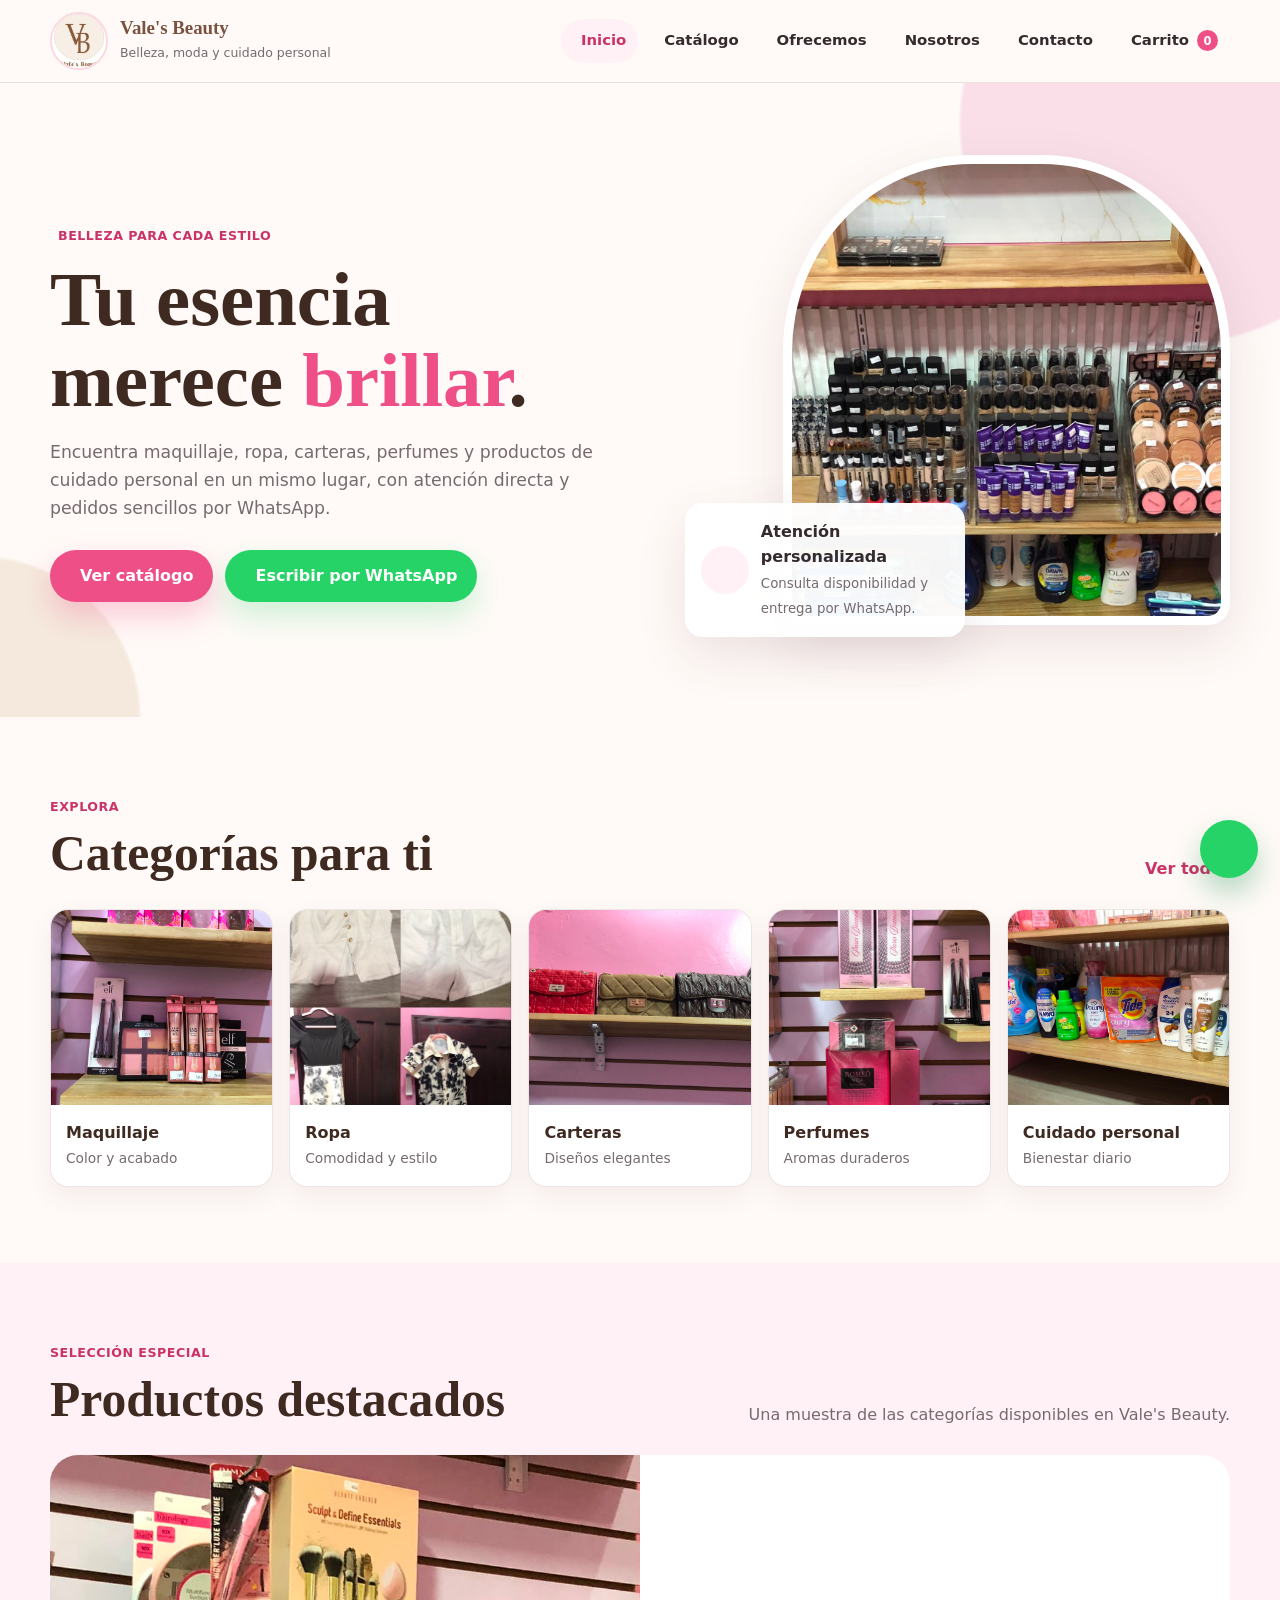
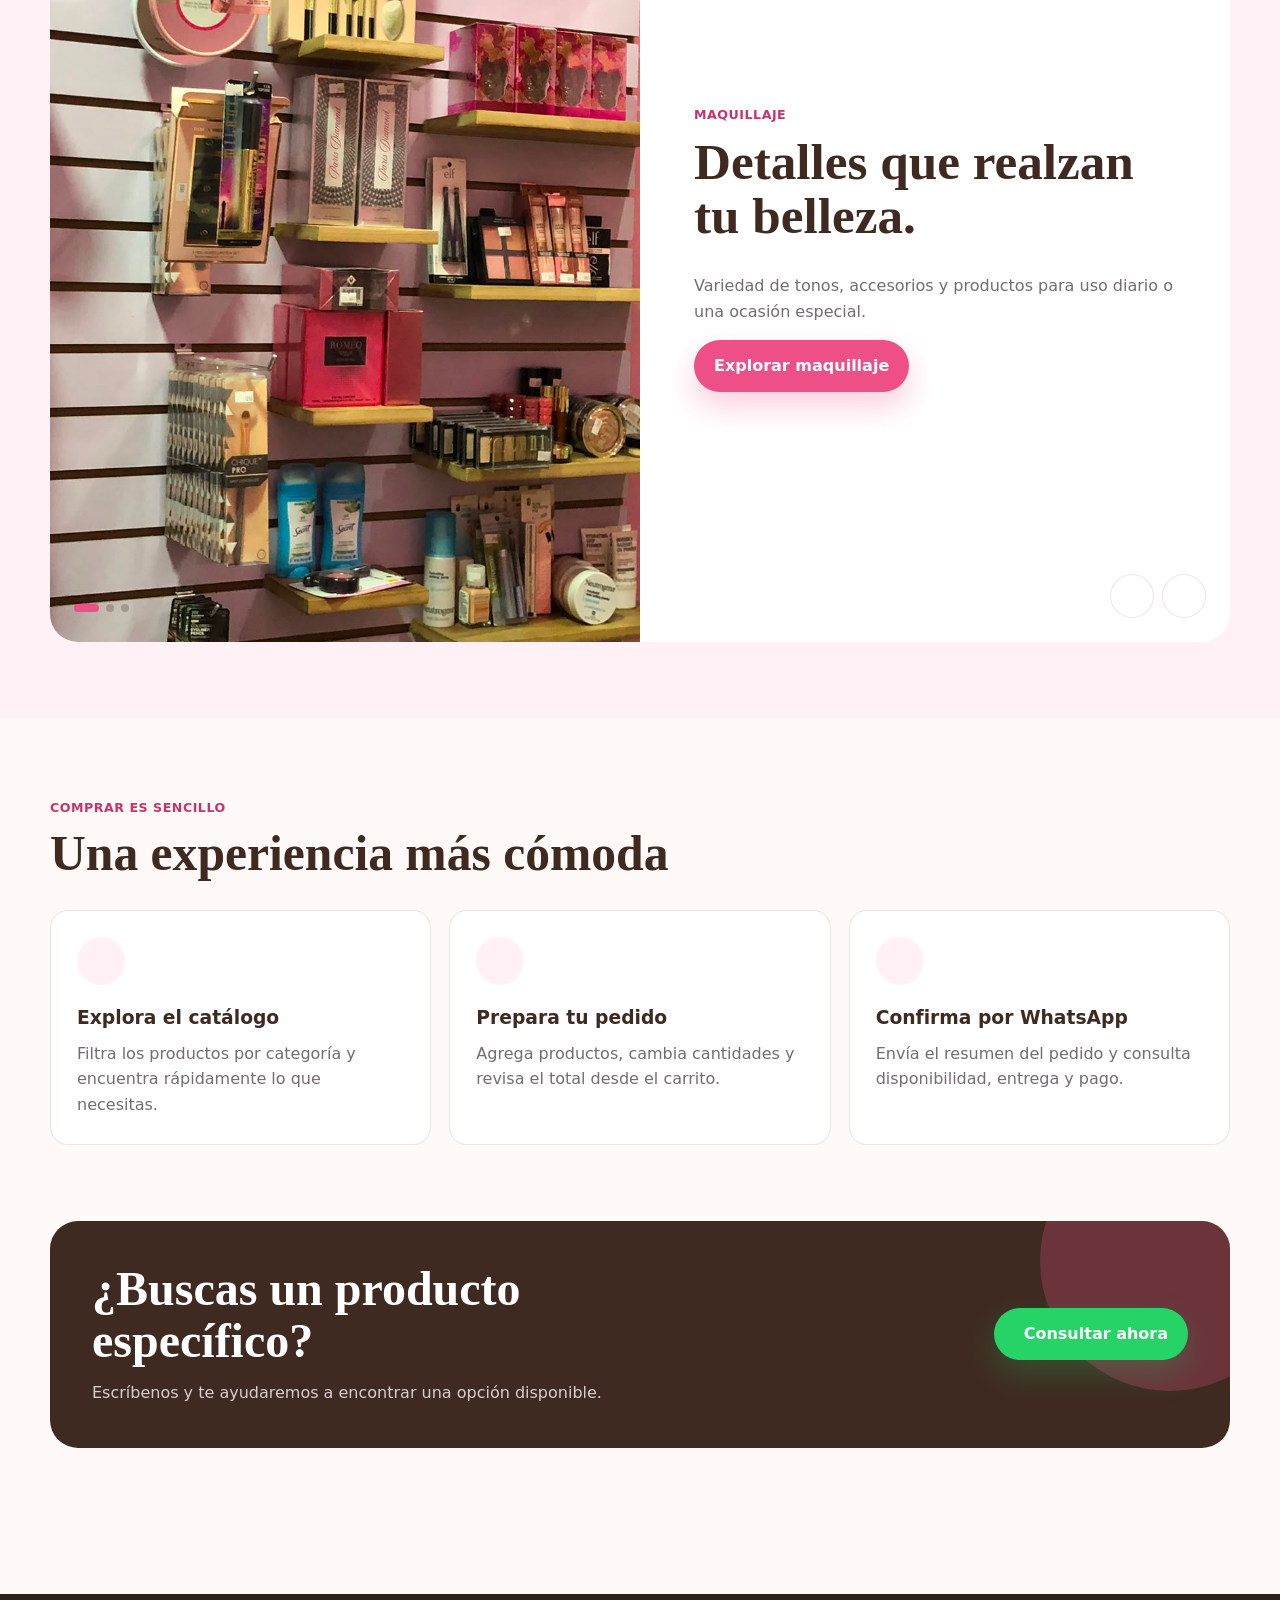
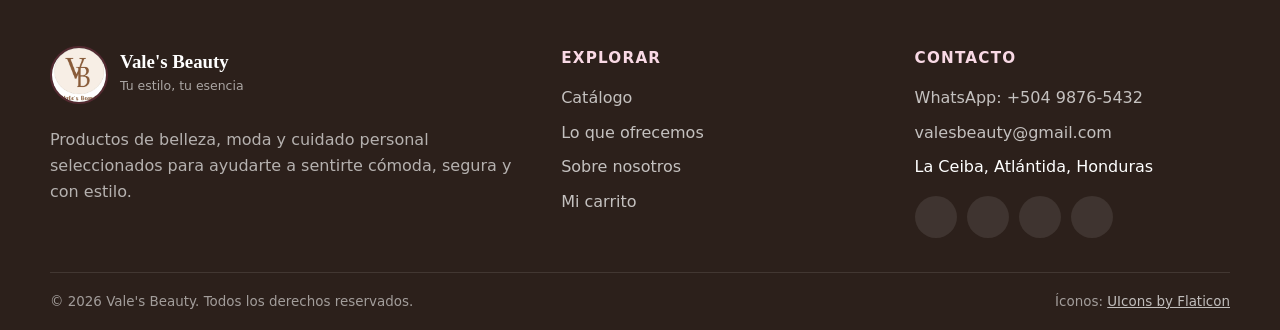
<file: Vales_Beauty_Corregido/Vales_Beauty_Corregido/index.html>
<!DOCTYPE html>
<html lang="es">
<head>
  <meta charset="UTF-8">
  <meta name="viewport" content="width=device-width, initial-scale=1.0">
  <meta name="description" content="Vale's Beauty: tienda de maquillaje, ropa, carteras, perfumes y cuidado personal en La Ceiba, Honduras.">
  <title>Inicio | Vale's Beauty</title>
  <link rel="stylesheet" href="https://cdn-uicons.flaticon.com/4.0.0/uicons-regular-rounded/css/uicons-regular-rounded.css">
  <link rel="stylesheet" href="https://cdn-uicons.flaticon.com/4.0.0/uicons-brands/css/uicons-brands.css">
  <link rel="stylesheet" href="assets/css/styles.css">
</head>
<body data-page="inicio">
  
<a class="skip-link" href="#contenido">Saltar al contenido</a>
<header class="site-header">
  <div class="container navbar">
    <a class="brand" href="index.html" aria-label="Vale's Beauty, inicio">
      <img src="assets/img/logo.jpeg" alt="Logo de Vale's Beauty">
      <span class="brand-text"><strong>Vale's Beauty</strong><small>Belleza, moda y cuidado personal</small></span>
    </a>
    <button class="menu-toggle" type="button" aria-controls="primary-nav" aria-expanded="false" aria-label="Abrir menú">
      <i class="fi fi-rr-menu-burger" aria-hidden="true"></i>
    </button>
    <ul class="nav-links" id="primary-nav">
      <li><a href="index.html" data-nav="inicio"><i class="fi fi-rr-home" aria-hidden="true"></i>Inicio</a></li>
<li><a href="catalogo.html" data-nav="catalogo"><i class="fi fi-rr-shopping-bag" aria-hidden="true"></i>Catálogo</a></li>
<li><a href="ofrecemos.html" data-nav="ofrecemos"><i class="fi fi-rr-sparkles" aria-hidden="true"></i>Ofrecemos</a></li>
<li><a href="nosotros.html" data-nav="nosotros"><i class="fi fi-rr-users-alt" aria-hidden="true"></i>Nosotros</a></li>
<li><a href="contacto.html" data-nav="contacto"><i class="fi fi-rr-phone-call" aria-hidden="true"></i>Contacto</a></li>
      <li><a class="cart-link" href="carrito.html" data-nav="carrito"><i class="fi fi-rr-shopping-cart" aria-hidden="true"></i>Carrito <span class="cart-badge">0</span></a></li>
    </ul>
  </div>
</header>
  <main id="contenido">
<section class="hero">
  <div class="container hero-grid">
    <div>
      <span class="eyebrow"><i class="fi fi-rr-sparkles" aria-hidden="true"></i> Belleza para cada estilo</span>
      <h1>Tu esencia merece <span>brillar</span>.</h1>
      <p>Encuentra maquillaje, ropa, carteras, perfumes y productos de cuidado personal en un mismo lugar, con atención directa y pedidos sencillos por WhatsApp.</p>
      <div class="hero-actions">
        <a class="btn btn-primary" href="catalogo.html"><i class="fi fi-rr-shopping-bag" aria-hidden="true"></i>Ver catálogo</a>
        <a class="btn btn-whatsapp" href="https://wa.me/50498765432?text=Hola%20Vale%27s%20Beauty%2C%20quiero%20conocer%20sus%20productos" target="_blank" rel="noopener"><i class="fi fi-brands-whatsapp" aria-hidden="true"></i>Escribir por WhatsApp</a>
      </div>
    </div>
    <div class="hero-visual">
      <img class="hero-main-img" src="assets/img/maquillaje.jpeg" alt="Exhibición de maquillaje en Vale's Beauty">
      <div class="floating-card">
        <div class="icon-circle"><i class="fi fi-rr-heart" aria-hidden="true"></i></div>
        <div><strong>Atención personalizada</strong><small>Consulta disponibilidad y entrega por WhatsApp.</small></div>
      </div>
    </div>
  </div>
</section>

<section class="section">
  <div class="container">
    <div class="section-heading">
      <div><span class="eyebrow">Explora</span><h2>Categorías para ti</h2></div>
      <a class="text-link" href="catalogo.html">Ver todo <i class="fi fi-rr-arrow-right" aria-hidden="true"></i></a>
    </div>
    <div class="categories-grid">
      <a class="category-card" href="catalogo.html?categoria=maquillaje"><img src="assets/img/maquillaje-kit.jpeg" alt="Maquillaje"><div><strong>Maquillaje</strong><span>Color y acabado</span></div></a>
      <a class="category-card" href="catalogo.html?categoria=ropa"><img src="assets/img/ropa-coleccion.jpeg" alt="Ropa"><div><strong>Ropa</strong><span>Comodidad y estilo</span></div></a>
      <a class="category-card" href="catalogo.html?categoria=carteras"><img src="assets/img/cartera.jpeg" alt="Carteras"><div><strong>Carteras</strong><span>Diseños elegantes</span></div></a>
      <a class="category-card" href="catalogo.html?categoria=perfumes"><img src="assets/img/perfume.jpeg" alt="Perfumes"><div><strong>Perfumes</strong><span>Aromas duraderos</span></div></a>
      <a class="category-card" href="catalogo.html?categoria=aseo"><img src="assets/img/aseo.jpeg" alt="Productos de aseo"><div><strong>Cuidado personal</strong><span>Bienestar diario</span></div></a>
    </div>
  </div>
</section>

<section class="section section-soft">
  <div class="container">
    <div class="section-heading"><div><span class="eyebrow">Selección especial</span><h2>Productos destacados</h2></div><p>Una muestra de las categorías disponibles en Vale's Beauty.</p></div>
    <div class="slider" data-slider>
      <div class="slides">
        <article class="slide"><img src="assets/img/maquillaje-exhibidor.jpeg" alt="Productos de maquillaje"><div class="slide-content"><span class="eyebrow">Maquillaje</span><h3>Detalles que realzan tu belleza.</h3><p>Variedad de tonos, accesorios y productos para uso diario o una ocasión especial.</p><div><a class="btn btn-primary" href="catalogo.html">Explorar maquillaje</a></div></div></article>
        <article class="slide"><img src="assets/img/carteras-negras.jpeg" alt="Colección de carteras"><div class="slide-content"><span class="eyebrow">Accesorios</span><h3>Carteras para completar tu look.</h3><p>Opciones elegantes, prácticas y fáciles de combinar con distintos estilos.</p><div><a class="btn btn-primary" href="catalogo.html">Ver accesorios</a></div></div></article>
        <article class="slide"><img src="assets/img/ropa.jpeg" alt="Vestido disponible en Vale's Beauty"><div class="slide-content"><span class="eyebrow">Moda</span><h3>Prendas cómodas con personalidad.</h3><p>Consulta tallas y disponibilidad directamente por WhatsApp.</p><div><a class="btn btn-primary" href="contacto.html">Consultar disponibilidad</a></div></div></article>
      </div>
      <div class="slider-dots" aria-label="Indicadores del carrusel"></div>
      <div class="slider-controls">
        <button class="slider-btn" type="button" data-prev aria-label="Anterior"><i class="fi fi-rr-angle-left" aria-hidden="true"></i></button>
        <button class="slider-btn" type="button" data-next aria-label="Siguiente"><i class="fi fi-rr-angle-right" aria-hidden="true"></i></button>
      </div>
    </div>
  </div>
</section>

<section class="section">
  <div class="container">
    <div class="section-heading"><div><span class="eyebrow">Comprar es sencillo</span><h2>Una experiencia más cómoda</h2></div></div>
    <div class="benefits-grid">
      <article class="info-card"><div class="icon-circle"><i class="fi fi-rr-search" aria-hidden="true"></i></div><h3>Explora el catálogo</h3><p>Filtra los productos por categoría y encuentra rápidamente lo que necesitas.</p></article>
      <article class="info-card"><div class="icon-circle"><i class="fi fi-rr-shopping-cart" aria-hidden="true"></i></div><h3>Prepara tu pedido</h3><p>Agrega productos, cambia cantidades y revisa el total desde el carrito.</p></article>
      <article class="info-card"><div class="icon-circle"><i class="fi fi-brands-whatsapp" aria-hidden="true"></i></div><h3>Confirma por WhatsApp</h3><p>Envía el resumen del pedido y consulta disponibilidad, entrega y pago.</p></article>
    </div>
  </div>
</section>

<section class="section" style="padding-top:0">
  <div class="container cta">
    <div><h2>¿Buscas un producto específico?</h2><p>Escríbenos y te ayudaremos a encontrar una opción disponible.</p></div>
    <div class="hero-actions"><a class="btn btn-whatsapp" href="https://wa.me/50498765432?text=Hola%20Vale%27s%20Beauty%2C%20estoy%20buscando%20un%20producto" target="_blank" rel="noopener"><i class="fi fi-brands-whatsapp" aria-hidden="true"></i>Consultar ahora</a></div>
  </div>
</section>
</main>
  
<footer class="site-footer">
  <div class="container footer-grid">
    <div class="footer-brand">
      <a class="brand" href="index.html">
        <img src="assets/img/logo.jpeg" alt="Logo de Vale's Beauty">
        <span class="brand-text"><strong style="color:#fff">Vale's Beauty</strong><small style="color:rgba(255,255,255,.6)">Tu estilo, tu esencia</small></span>
      </a>
      <p>Productos de belleza, moda y cuidado personal seleccionados para ayudarte a sentirte cómoda, segura y con estilo.</p>
    </div>
    <div>
      <h2 class="footer-title">Explorar</h2>
      <ul class="footer-links">
        <li><a href="catalogo.html">Catálogo</a></li>
        <li><a href="ofrecemos.html">Lo que ofrecemos</a></li>
        <li><a href="nosotros.html">Sobre nosotros</a></li>
        <li><a href="carrito.html">Mi carrito</a></li>
      </ul>
    </div>
    <div>
      <h2 class="footer-title">Contacto</h2>
      <ul class="footer-links">
        <li><a href="https://wa.me/50498765432?text=Hola%20Vale%27s%20Beauty" target="_blank" rel="noopener">WhatsApp: +504 9876-5432</a></li>
        <li><a href="mailto:valesbeauty@gmail.com">valesbeauty@gmail.com</a></li>
        <li>La Ceiba, Atlántida, Honduras</li>
      </ul>
      <div class="social-links" style="margin-top:16px">
        <a href="https://www.facebook.com/" target="_blank" rel="noopener" aria-label="Facebook"><i class="fi fi-brands-facebook" aria-hidden="true"></i></a>
        <a href="https://www.instagram.com/" target="_blank" rel="noopener" aria-label="Instagram"><i class="fi fi-brands-instagram" aria-hidden="true"></i></a>
        <a href="https://www.tiktok.com/" target="_blank" rel="noopener" aria-label="TikTok"><i class="fi fi-brands-tik-tok" aria-hidden="true"></i></a>
        <a href="https://wa.me/50498765432?text=Hola%20Vale%27s%20Beauty" target="_blank" rel="noopener" aria-label="WhatsApp"><i class="fi fi-brands-whatsapp" aria-hidden="true"></i></a>
      </div>
    </div>
  </div>
  <div class="container footer-bottom">
    <span>© <span class="current-year">2026</span> Vale's Beauty. Todos los derechos reservados.</span>
    <span>Íconos: <a href="https://www.flaticon.com/uicons" target="_blank" rel="noopener">UIcons by Flaticon</a></span>
  </div>
</footer>
<div id="toast" class="toast" role="status" aria-live="polite"><i class="fi fi-rr-check-circle" aria-hidden="true"></i><span class="toast-text">Listo</span></div>
<a class="whatsapp-float" href="https://wa.me/50498765432?text=Hola%20Vale%27s%20Beauty%2C%20quiero%20informaci%C3%B3n" target="_blank" rel="noopener" aria-label="Contactar por WhatsApp"><i class="fi fi-brands-whatsapp" aria-hidden="true"></i></a>
<script src="assets/js/app.js"></script>
</body>
</html>
</file>
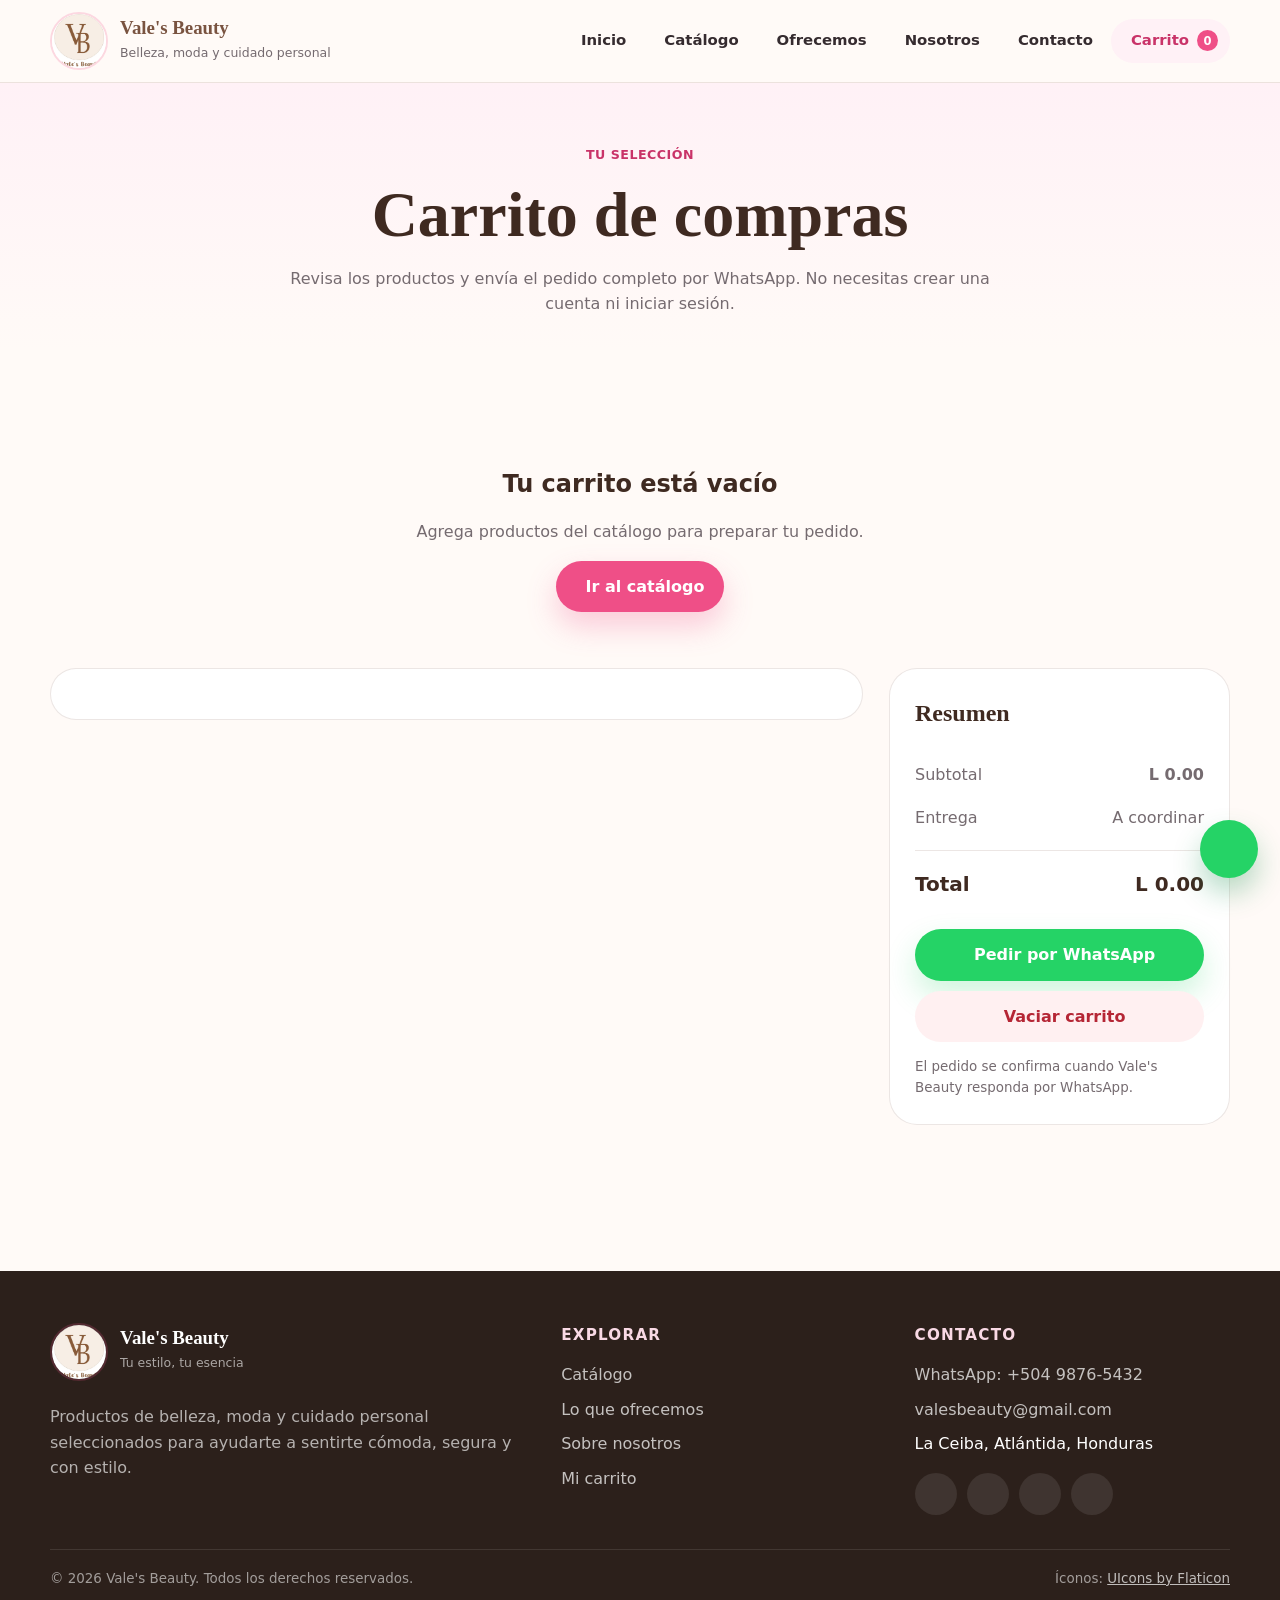
<file: Vales_Beauty_Corregido/Vales_Beauty_Corregido/carrito.html>
<!DOCTYPE html>
<html lang="es">
<head>
  <meta charset="UTF-8">
  <meta name="viewport" content="width=device-width, initial-scale=1.0">
  <meta name="description" content="Carrito de Vale's Beauty para preparar y enviar pedidos por WhatsApp.">
  <title>Carrito | Vale's Beauty</title>
  <link rel="stylesheet" href="https://cdn-uicons.flaticon.com/4.0.0/uicons-regular-rounded/css/uicons-regular-rounded.css">
  <link rel="stylesheet" href="https://cdn-uicons.flaticon.com/4.0.0/uicons-brands/css/uicons-brands.css">
  <link rel="stylesheet" href="assets/css/styles.css">
</head>
<body data-page="carrito">
  
<a class="skip-link" href="#contenido">Saltar al contenido</a>
<header class="site-header">
  <div class="container navbar">
    <a class="brand" href="index.html" aria-label="Vale's Beauty, inicio">
      <img src="assets/img/logo.jpeg" alt="Logo de Vale's Beauty">
      <span class="brand-text"><strong>Vale's Beauty</strong><small>Belleza, moda y cuidado personal</small></span>
    </a>
    <button class="menu-toggle" type="button" aria-controls="primary-nav" aria-expanded="false" aria-label="Abrir menú">
      <i class="fi fi-rr-menu-burger" aria-hidden="true"></i>
    </button>
    <ul class="nav-links" id="primary-nav">
      <li><a href="index.html" data-nav="inicio"><i class="fi fi-rr-home" aria-hidden="true"></i>Inicio</a></li>
<li><a href="catalogo.html" data-nav="catalogo"><i class="fi fi-rr-shopping-bag" aria-hidden="true"></i>Catálogo</a></li>
<li><a href="ofrecemos.html" data-nav="ofrecemos"><i class="fi fi-rr-sparkles" aria-hidden="true"></i>Ofrecemos</a></li>
<li><a href="nosotros.html" data-nav="nosotros"><i class="fi fi-rr-users-alt" aria-hidden="true"></i>Nosotros</a></li>
<li><a href="contacto.html" data-nav="contacto"><i class="fi fi-rr-phone-call" aria-hidden="true"></i>Contacto</a></li>
      <li><a class="cart-link" href="carrito.html" data-nav="carrito"><i class="fi fi-rr-shopping-cart" aria-hidden="true"></i>Carrito <span class="cart-badge">0</span></a></li>
    </ul>
  </div>
</header>
  <main id="contenido">
<section class="page-hero"><div class="container"><span class="eyebrow">Tu selección</span><h1>Carrito de compras</h1><p>Revisa los productos y envía el pedido completo por WhatsApp. No necesitas crear una cuenta ni iniciar sesión.</p></div></section>
<section class="section" style="padding-top:38px"><div class="container">
  <div class="cart-empty" id="cart-empty" hidden><i class="fi fi-rr-shopping-cart" aria-hidden="true"></i><h2>Tu carrito está vacío</h2><p>Agrega productos del catálogo para preparar tu pedido.</p><a class="btn btn-primary" href="catalogo.html"><i class="fi fi-rr-shopping-bag" aria-hidden="true"></i>Ir al catálogo</a></div>
  <div class="cart-layout" id="cart-content" hidden>
    <div class="cart-box"><div id="cart-items"></div></div>
    <aside class="summary-box"><h2>Resumen</h2><div class="summary-row"><span>Subtotal</span><strong id="subtotal">L 0.00</strong></div><div class="summary-row"><span>Entrega</span><span>A coordinar</span></div><div class="summary-row total"><span>Total</span><strong id="total">L 0.00</strong></div><div class="summary-actions"><button class="btn btn-whatsapp" id="checkout-whatsapp" type="button"><i class="fi fi-brands-whatsapp" aria-hidden="true"></i>Pedir por WhatsApp</button><button class="btn btn-danger" id="clear-cart" type="button"><i class="fi fi-rr-trash" aria-hidden="true"></i>Vaciar carrito</button></div><p style="color:var(--muted);font-size:.84rem;margin-bottom:0">El pedido se confirma cuando Vale's Beauty responda por WhatsApp.</p></aside>
  </div>
</div></section>
</main>
  
<footer class="site-footer">
  <div class="container footer-grid">
    <div class="footer-brand">
      <a class="brand" href="index.html">
        <img src="assets/img/logo.jpeg" alt="Logo de Vale's Beauty">
        <span class="brand-text"><strong style="color:#fff">Vale's Beauty</strong><small style="color:rgba(255,255,255,.6)">Tu estilo, tu esencia</small></span>
      </a>
      <p>Productos de belleza, moda y cuidado personal seleccionados para ayudarte a sentirte cómoda, segura y con estilo.</p>
    </div>
    <div>
      <h2 class="footer-title">Explorar</h2>
      <ul class="footer-links">
        <li><a href="catalogo.html">Catálogo</a></li>
        <li><a href="ofrecemos.html">Lo que ofrecemos</a></li>
        <li><a href="nosotros.html">Sobre nosotros</a></li>
        <li><a href="carrito.html">Mi carrito</a></li>
      </ul>
    </div>
    <div>
      <h2 class="footer-title">Contacto</h2>
      <ul class="footer-links">
        <li><a href="https://wa.me/50498765432?text=Hola%20Vale%27s%20Beauty" target="_blank" rel="noopener">WhatsApp: +504 9876-5432</a></li>
        <li><a href="mailto:valesbeauty@gmail.com">valesbeauty@gmail.com</a></li>
        <li>La Ceiba, Atlántida, Honduras</li>
      </ul>
      <div class="social-links" style="margin-top:16px">
        <a href="https://www.facebook.com/" target="_blank" rel="noopener" aria-label="Facebook"><i class="fi fi-brands-facebook" aria-hidden="true"></i></a>
        <a href="https://www.instagram.com/" target="_blank" rel="noopener" aria-label="Instagram"><i class="fi fi-brands-instagram" aria-hidden="true"></i></a>
        <a href="https://www.tiktok.com/" target="_blank" rel="noopener" aria-label="TikTok"><i class="fi fi-brands-tik-tok" aria-hidden="true"></i></a>
        <a href="https://wa.me/50498765432?text=Hola%20Vale%27s%20Beauty" target="_blank" rel="noopener" aria-label="WhatsApp"><i class="fi fi-brands-whatsapp" aria-hidden="true"></i></a>
      </div>
    </div>
  </div>
  <div class="container footer-bottom">
    <span>© <span class="current-year">2026</span> Vale's Beauty. Todos los derechos reservados.</span>
    <span>Íconos: <a href="https://www.flaticon.com/uicons" target="_blank" rel="noopener">UIcons by Flaticon</a></span>
  </div>
</footer>
<div id="toast" class="toast" role="status" aria-live="polite"><i class="fi fi-rr-check-circle" aria-hidden="true"></i><span class="toast-text">Listo</span></div>
<a class="whatsapp-float" href="https://wa.me/50498765432?text=Hola%20Vale%27s%20Beauty%2C%20quiero%20informaci%C3%B3n" target="_blank" rel="noopener" aria-label="Contactar por WhatsApp"><i class="fi fi-brands-whatsapp" aria-hidden="true"></i></a>
<script src="assets/js/app.js"></script>
</body>
</html>
</file>
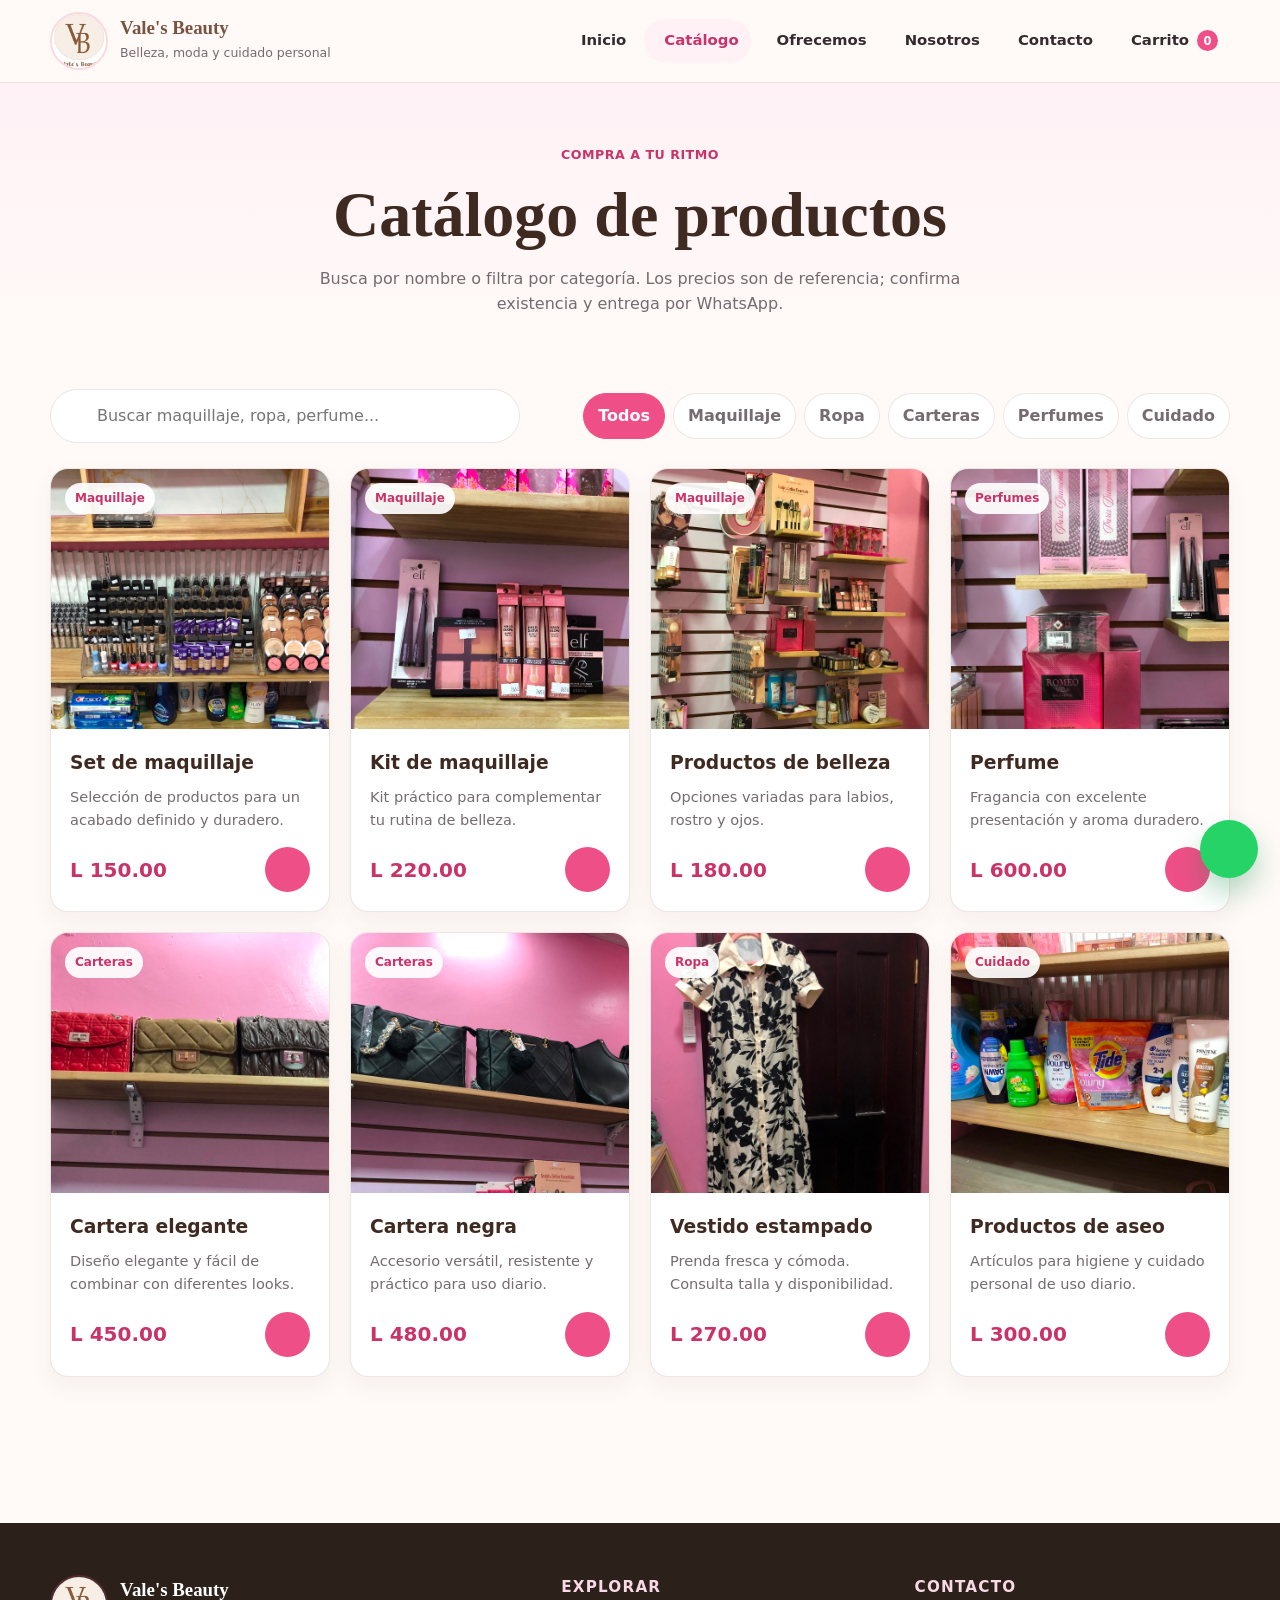
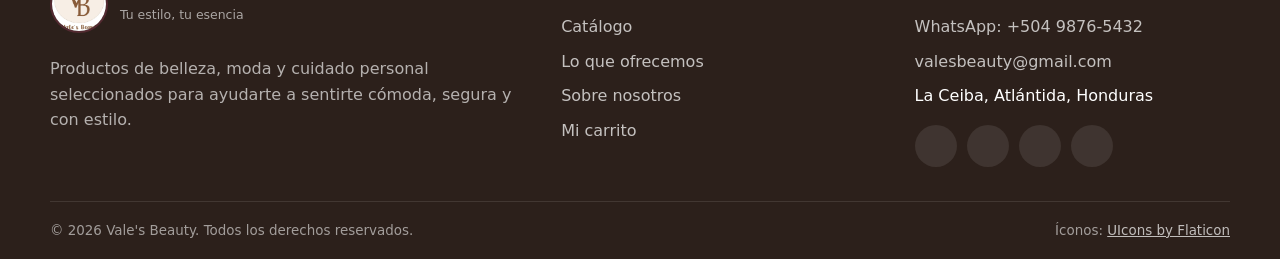
<file: Vales_Beauty_Corregido/Vales_Beauty_Corregido/catalogo.html>
<!DOCTYPE html>
<html lang="es">
<head>
  <meta charset="UTF-8">
  <meta name="viewport" content="width=device-width, initial-scale=1.0">
  <meta name="description" content="Catálogo de maquillaje, ropa, carteras, perfumes y productos de cuidado personal de Vale's Beauty.">
  <title>Catálogo | Vale's Beauty</title>
  <link rel="stylesheet" href="https://cdn-uicons.flaticon.com/4.0.0/uicons-regular-rounded/css/uicons-regular-rounded.css">
  <link rel="stylesheet" href="https://cdn-uicons.flaticon.com/4.0.0/uicons-brands/css/uicons-brands.css">
  <link rel="stylesheet" href="assets/css/styles.css">
</head>
<body data-page="catalogo">
  
<a class="skip-link" href="#contenido">Saltar al contenido</a>
<header class="site-header">
  <div class="container navbar">
    <a class="brand" href="index.html" aria-label="Vale's Beauty, inicio">
      <img src="assets/img/logo.jpeg" alt="Logo de Vale's Beauty">
      <span class="brand-text"><strong>Vale's Beauty</strong><small>Belleza, moda y cuidado personal</small></span>
    </a>
    <button class="menu-toggle" type="button" aria-controls="primary-nav" aria-expanded="false" aria-label="Abrir menú">
      <i class="fi fi-rr-menu-burger" aria-hidden="true"></i>
    </button>
    <ul class="nav-links" id="primary-nav">
      <li><a href="index.html" data-nav="inicio"><i class="fi fi-rr-home" aria-hidden="true"></i>Inicio</a></li>
<li><a href="catalogo.html" data-nav="catalogo"><i class="fi fi-rr-shopping-bag" aria-hidden="true"></i>Catálogo</a></li>
<li><a href="ofrecemos.html" data-nav="ofrecemos"><i class="fi fi-rr-sparkles" aria-hidden="true"></i>Ofrecemos</a></li>
<li><a href="nosotros.html" data-nav="nosotros"><i class="fi fi-rr-users-alt" aria-hidden="true"></i>Nosotros</a></li>
<li><a href="contacto.html" data-nav="contacto"><i class="fi fi-rr-phone-call" aria-hidden="true"></i>Contacto</a></li>
      <li><a class="cart-link" href="carrito.html" data-nav="carrito"><i class="fi fi-rr-shopping-cart" aria-hidden="true"></i>Carrito <span class="cart-badge">0</span></a></li>
    </ul>
  </div>
</header>
  <main id="contenido">
<section class="page-hero"><div class="container"><span class="eyebrow">Compra a tu ritmo</span><h1>Catálogo de productos</h1><p>Busca por nombre o filtra por categoría. Los precios son de referencia; confirma existencia y entrega por WhatsApp.</p></div></section>
<section class="section" style="padding-top:38px"><div class="container">
  <div class="catalog-toolbar"><div class="search-box"><i class="fi fi-rr-search" aria-hidden="true"></i><input id="product-search" type="search" placeholder="Buscar maquillaje, ropa, perfume..." aria-label="Buscar productos"></div>
  <div class="filter-row" aria-label="Filtrar productos"><button class="filter-btn active" type="button" data-filter="todos">Todos</button><button class="filter-btn" type="button" data-filter="maquillaje">Maquillaje</button><button class="filter-btn" type="button" data-filter="ropa">Ropa</button><button class="filter-btn" type="button" data-filter="carteras">Carteras</button><button class="filter-btn" type="button" data-filter="perfumes">Perfumes</button><button class="filter-btn" type="button" data-filter="aseo">Cuidado</button></div></div>
  <div class="products-grid" id="product-grid"><article class="product-card" data-category="maquillaje" data-name="Set de maquillaje" data-search="Maquillaje Selección de productos para un acabado definido y duradero.">
      <div class="product-image"><img src="assets/img/maquillaje.jpeg" alt="Set de maquillaje"><span class="product-tag">Maquillaje</span></div>
      <div class="product-body"><h3>Set de maquillaje</h3><p>Selección de productos para un acabado definido y duradero.</p><div class="product-footer"><span class="price">L 150.00</span><button class="add-cart" type="button" aria-label="Agregar Set de maquillaje al carrito" data-id="makeup-1" data-name="Set de maquillaje" data-price="150" data-image="assets/img/maquillaje.jpeg"><i class="fi fi-rr-shopping-cart-add" aria-hidden="true"></i></button></div></div>
    </article><article class="product-card" data-category="maquillaje" data-name="Kit de maquillaje" data-search="Maquillaje Kit práctico para complementar tu rutina de belleza.">
      <div class="product-image"><img src="assets/img/maquillaje-kit.jpeg" alt="Kit de maquillaje"><span class="product-tag">Maquillaje</span></div>
      <div class="product-body"><h3>Kit de maquillaje</h3><p>Kit práctico para complementar tu rutina de belleza.</p><div class="product-footer"><span class="price">L 220.00</span><button class="add-cart" type="button" aria-label="Agregar Kit de maquillaje al carrito" data-id="makeup-2" data-name="Kit de maquillaje" data-price="220" data-image="assets/img/maquillaje-kit.jpeg"><i class="fi fi-rr-shopping-cart-add" aria-hidden="true"></i></button></div></div>
    </article><article class="product-card" data-category="maquillaje" data-name="Productos de belleza" data-search="Maquillaje Opciones variadas para labios, rostro y ojos.">
      <div class="product-image"><img src="assets/img/maquillaje-exhibidor.jpeg" alt="Productos de belleza"><span class="product-tag">Maquillaje</span></div>
      <div class="product-body"><h3>Productos de belleza</h3><p>Opciones variadas para labios, rostro y ojos.</p><div class="product-footer"><span class="price">L 180.00</span><button class="add-cart" type="button" aria-label="Agregar Productos de belleza al carrito" data-id="makeup-3" data-name="Productos de belleza" data-price="180" data-image="assets/img/maquillaje-exhibidor.jpeg"><i class="fi fi-rr-shopping-cart-add" aria-hidden="true"></i></button></div></div>
    </article><article class="product-card" data-category="perfumes" data-name="Perfume" data-search="Perfumes Fragancia con excelente presentación y aroma duradero.">
      <div class="product-image"><img src="assets/img/perfume.jpeg" alt="Perfume"><span class="product-tag">Perfumes</span></div>
      <div class="product-body"><h3>Perfume</h3><p>Fragancia con excelente presentación y aroma duradero.</p><div class="product-footer"><span class="price">L 600.00</span><button class="add-cart" type="button" aria-label="Agregar Perfume al carrito" data-id="perfume-1" data-name="Perfume" data-price="600" data-image="assets/img/perfume.jpeg"><i class="fi fi-rr-shopping-cart-add" aria-hidden="true"></i></button></div></div>
    </article><article class="product-card" data-category="carteras" data-name="Cartera elegante" data-search="Carteras Diseño elegante y fácil de combinar con diferentes looks.">
      <div class="product-image"><img src="assets/img/cartera.jpeg" alt="Cartera elegante"><span class="product-tag">Carteras</span></div>
      <div class="product-body"><h3>Cartera elegante</h3><p>Diseño elegante y fácil de combinar con diferentes looks.</p><div class="product-footer"><span class="price">L 450.00</span><button class="add-cart" type="button" aria-label="Agregar Cartera elegante al carrito" data-id="bag-1" data-name="Cartera elegante" data-price="450" data-image="assets/img/cartera.jpeg"><i class="fi fi-rr-shopping-cart-add" aria-hidden="true"></i></button></div></div>
    </article><article class="product-card" data-category="carteras" data-name="Cartera negra" data-search="Carteras Accesorio versátil, resistente y práctico para uso diario.">
      <div class="product-image"><img src="assets/img/carteras-negras.jpeg" alt="Cartera negra"><span class="product-tag">Carteras</span></div>
      <div class="product-body"><h3>Cartera negra</h3><p>Accesorio versátil, resistente y práctico para uso diario.</p><div class="product-footer"><span class="price">L 480.00</span><button class="add-cart" type="button" aria-label="Agregar Cartera negra al carrito" data-id="bag-2" data-name="Cartera negra" data-price="480" data-image="assets/img/carteras-negras.jpeg"><i class="fi fi-rr-shopping-cart-add" aria-hidden="true"></i></button></div></div>
    </article><article class="product-card" data-category="ropa" data-name="Vestido estampado" data-search="Ropa Prenda fresca y cómoda. Consulta talla y disponibilidad.">
      <div class="product-image"><img src="assets/img/ropa.jpeg" alt="Vestido estampado"><span class="product-tag">Ropa</span></div>
      <div class="product-body"><h3>Vestido estampado</h3><p>Prenda fresca y cómoda. Consulta talla y disponibilidad.</p><div class="product-footer"><span class="price">L 270.00</span><button class="add-cart" type="button" aria-label="Agregar Vestido estampado al carrito" data-id="clothes-1" data-name="Vestido estampado" data-price="270" data-image="assets/img/ropa.jpeg"><i class="fi fi-rr-shopping-cart-add" aria-hidden="true"></i></button></div></div>
    </article><article class="product-card" data-category="aseo" data-name="Productos de aseo" data-search="Cuidado Artículos para higiene y cuidado personal de uso diario.">
      <div class="product-image"><img src="assets/img/aseo.jpeg" alt="Productos de aseo"><span class="product-tag">Cuidado</span></div>
      <div class="product-body"><h3>Productos de aseo</h3><p>Artículos para higiene y cuidado personal de uso diario.</p><div class="product-footer"><span class="price">L 300.00</span><button class="add-cart" type="button" aria-label="Agregar Productos de aseo al carrito" data-id="care-1" data-name="Productos de aseo" data-price="300" data-image="assets/img/aseo.jpeg"><i class="fi fi-rr-shopping-cart-add" aria-hidden="true"></i></button></div></div>
    </article></div>
  <div class="no-results" id="no-results"><i class="fi fi-rr-search" aria-hidden="true" style="font-size:2.5rem"></i><h2>No encontramos productos</h2><p>Prueba con otro nombre o categoría.</p></div>
</div></section>
</main>
  
<footer class="site-footer">
  <div class="container footer-grid">
    <div class="footer-brand">
      <a class="brand" href="index.html">
        <img src="assets/img/logo.jpeg" alt="Logo de Vale's Beauty">
        <span class="brand-text"><strong style="color:#fff">Vale's Beauty</strong><small style="color:rgba(255,255,255,.6)">Tu estilo, tu esencia</small></span>
      </a>
      <p>Productos de belleza, moda y cuidado personal seleccionados para ayudarte a sentirte cómoda, segura y con estilo.</p>
    </div>
    <div>
      <h2 class="footer-title">Explorar</h2>
      <ul class="footer-links">
        <li><a href="catalogo.html">Catálogo</a></li>
        <li><a href="ofrecemos.html">Lo que ofrecemos</a></li>
        <li><a href="nosotros.html">Sobre nosotros</a></li>
        <li><a href="carrito.html">Mi carrito</a></li>
      </ul>
    </div>
    <div>
      <h2 class="footer-title">Contacto</h2>
      <ul class="footer-links">
        <li><a href="https://wa.me/50498765432?text=Hola%20Vale%27s%20Beauty" target="_blank" rel="noopener">WhatsApp: +504 9876-5432</a></li>
        <li><a href="mailto:valesbeauty@gmail.com">valesbeauty@gmail.com</a></li>
        <li>La Ceiba, Atlántida, Honduras</li>
      </ul>
      <div class="social-links" style="margin-top:16px">
        <a href="https://www.facebook.com/" target="_blank" rel="noopener" aria-label="Facebook"><i class="fi fi-brands-facebook" aria-hidden="true"></i></a>
        <a href="https://www.instagram.com/" target="_blank" rel="noopener" aria-label="Instagram"><i class="fi fi-brands-instagram" aria-hidden="true"></i></a>
        <a href="https://www.tiktok.com/" target="_blank" rel="noopener" aria-label="TikTok"><i class="fi fi-brands-tik-tok" aria-hidden="true"></i></a>
        <a href="https://wa.me/50498765432?text=Hola%20Vale%27s%20Beauty" target="_blank" rel="noopener" aria-label="WhatsApp"><i class="fi fi-brands-whatsapp" aria-hidden="true"></i></a>
      </div>
    </div>
  </div>
  <div class="container footer-bottom">
    <span>© <span class="current-year">2026</span> Vale's Beauty. Todos los derechos reservados.</span>
    <span>Íconos: <a href="https://www.flaticon.com/uicons" target="_blank" rel="noopener">UIcons by Flaticon</a></span>
  </div>
</footer>
<div id="toast" class="toast" role="status" aria-live="polite"><i class="fi fi-rr-check-circle" aria-hidden="true"></i><span class="toast-text">Listo</span></div>
<a class="whatsapp-float" href="https://wa.me/50498765432?text=Hola%20Vale%27s%20Beauty%2C%20quiero%20informaci%C3%B3n" target="_blank" rel="noopener" aria-label="Contactar por WhatsApp"><i class="fi fi-brands-whatsapp" aria-hidden="true"></i></a>
<script src="assets/js/app.js"></script>
</body>
</html>
</file>
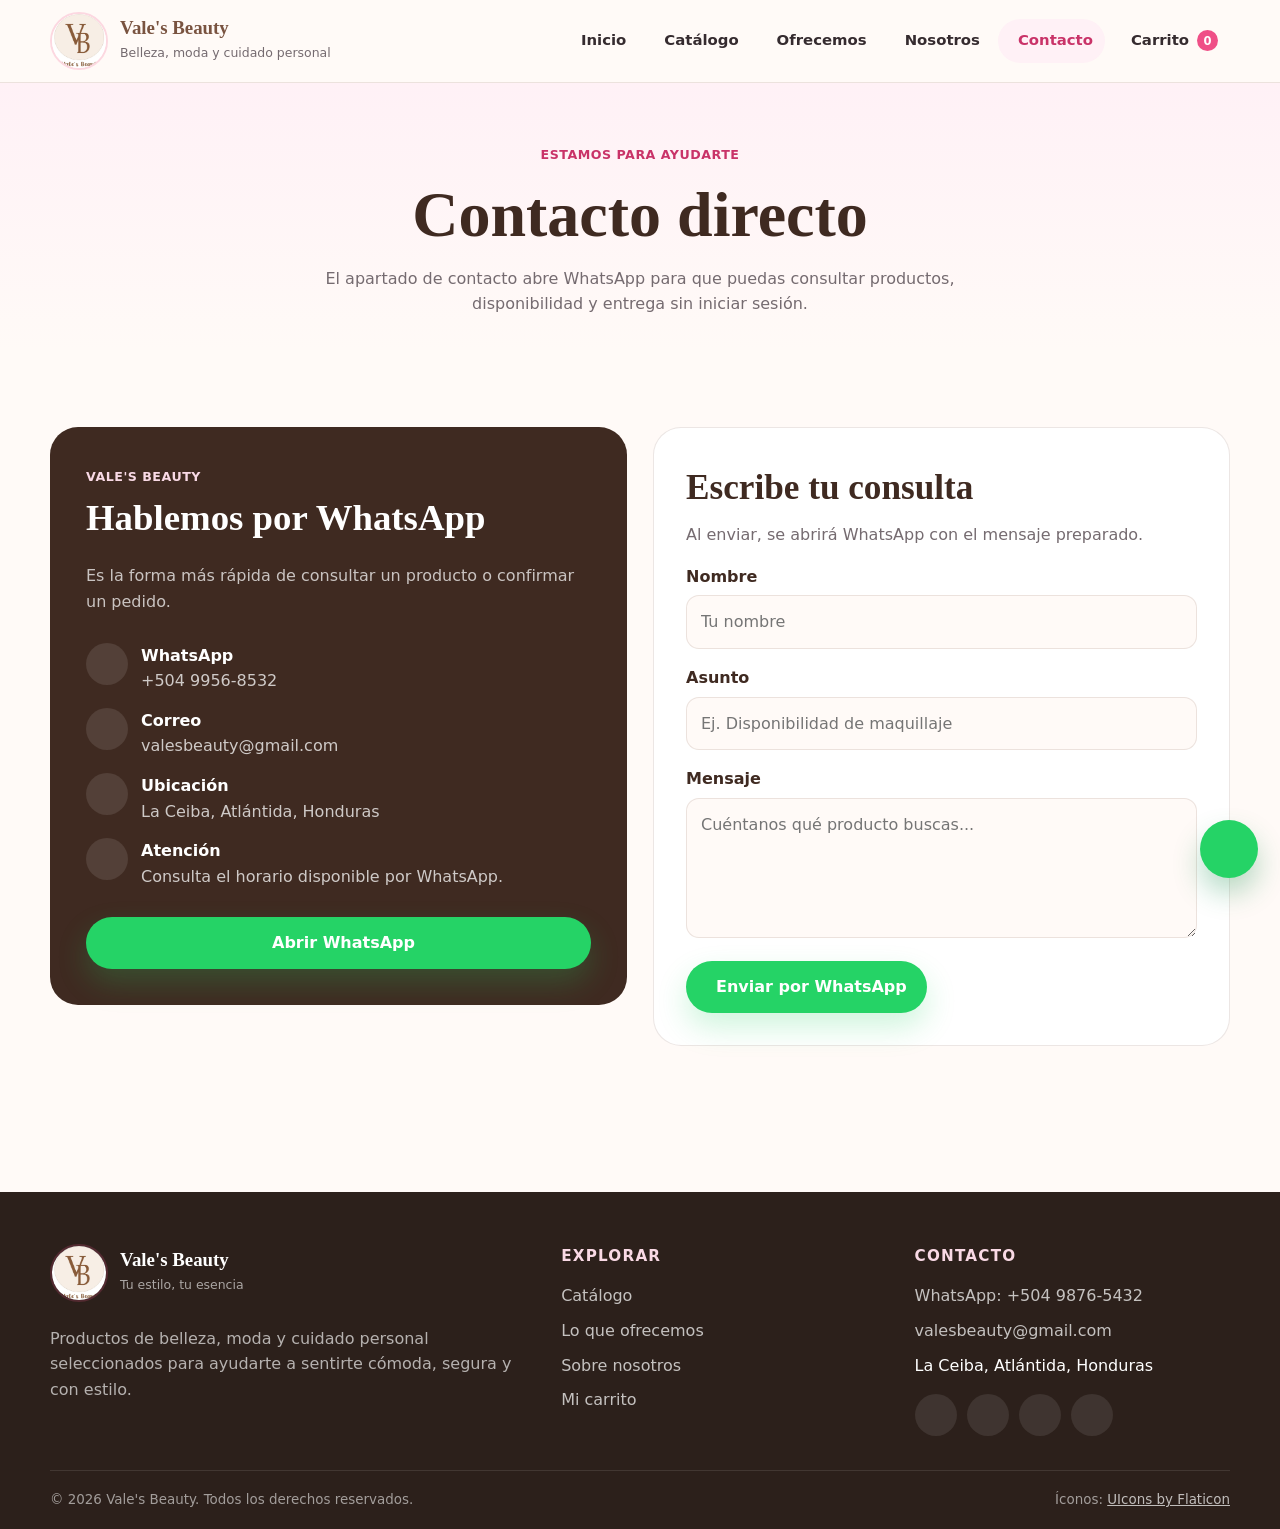
<file: Vales_Beauty_Corregido/Vales_Beauty_Corregido/contacto.html>
<!DOCTYPE html>
<html lang="es">
<head>
  <meta charset="UTF-8">
  <meta name="viewport" content="width=device-width, initial-scale=1.0">
  <meta name="description" content="Contacta a Vale's Beauty por WhatsApp, correo o visita en La Ceiba, Honduras.">
  <title>Contacto | Vale's Beauty</title>
  <link rel="stylesheet" href="https://cdn-uicons.flaticon.com/4.0.0/uicons-regular-rounded/css/uicons-regular-rounded.css">
  <link rel="stylesheet" href="https://cdn-uicons.flaticon.com/4.0.0/uicons-brands/css/uicons-brands.css">
  <link rel="stylesheet" href="assets/css/styles.css">
</head>
<body data-page="contacto">
  
<a class="skip-link" href="#contenido">Saltar al contenido</a>
<header class="site-header">
  <div class="container navbar">
    <a class="brand" href="index.html" aria-label="Vale's Beauty, inicio">
      <img src="assets/img/logo.jpeg" alt="Logo de Vale's Beauty">
      <span class="brand-text"><strong>Vale's Beauty</strong><small>Belleza, moda y cuidado personal</small></span>
    </a>
    <button class="menu-toggle" type="button" aria-controls="primary-nav" aria-expanded="false" aria-label="Abrir menú">
      <i class="fi fi-rr-menu-burger" aria-hidden="true"></i>
    </button>
    <ul class="nav-links" id="primary-nav">
      <li><a href="index.html" data-nav="inicio"><i class="fi fi-rr-home" aria-hidden="true"></i>Inicio</a></li>
<li><a href="catalogo.html" data-nav="catalogo"><i class="fi fi-rr-shopping-bag" aria-hidden="true"></i>Catálogo</a></li>
<li><a href="ofrecemos.html" data-nav="ofrecemos"><i class="fi fi-rr-sparkles" aria-hidden="true"></i>Ofrecemos</a></li>
<li><a href="nosotros.html" data-nav="nosotros"><i class="fi fi-rr-users-alt" aria-hidden="true"></i>Nosotros</a></li>
<li><a href="contacto.html" data-nav="contacto"><i class="fi fi-rr-phone-call" aria-hidden="true"></i>Contacto</a></li>
      <li><a class="cart-link" href="carrito.html" data-nav="carrito"><i class="fi fi-rr-shopping-cart" aria-hidden="true"></i>Carrito <span class="cart-badge">0</span></a></li>
    </ul>
  </div>
</header>
  <main id="contenido">
<section class="page-hero"><div class="container"><span class="eyebrow">Estamos para ayudarte</span><h1>Contacto directo</h1><p>El apartado de contacto abre WhatsApp para que puedas consultar productos, disponibilidad y entrega sin iniciar sesión.</p></div></section>
<section class="section"><div class="container contact-grid">
  <aside class="contact-panel"><span class="eyebrow" style="color:#f9d9e5">Vale's Beauty</span><h2>Hablemos por WhatsApp</h2><p>Es la forma más rápida de consultar un producto o confirmar un pedido.</p>
    <div class="contact-list">
      <div class="contact-item"><div class="contact-icon"><i class="fi fi-brands-whatsapp" aria-hidden="true"></i></div><div><strong>WhatsApp</strong><a href="https://wa.me/50499568532?text=Hola%20Vale%27s%20Beauty" target="_blank" rel="noopener">+504 9956-8532</a></div></div>
      <div class="contact-item"><div class="contact-icon"><i class="fi fi-rr-envelope" aria-hidden="true"></i></div><div><strong>Correo</strong><a href="mailto:valesbeauty@gmail.com">valesbeauty@gmail.com</a></div></div>
      <div class="contact-item"><div class="contact-icon"><i class="fi fi-rr-marker" aria-hidden="true"></i></div><div><strong>Ubicación</strong><span>La Ceiba, Atlántida, Honduras</span></div></div>
      <div class="contact-item"><div class="contact-icon"><i class="fi fi-rr-clock" aria-hidden="true"></i></div><div><strong>Atención</strong><span>Consulta el horario disponible por WhatsApp.</span></div></div>
    </div>
    <a class="btn btn-whatsapp" style="width:100%" href="https://wa.me/50499568532?text=Hola%20Vale%27s%20Beauty%2C%20quiero%20informaci%C3%B3n" target="_blank" rel="noopener"><i class="fi fi-brands-whatsapp" aria-hidden="true"></i>Abrir WhatsApp</a>
  </aside>
  <form class="contact-form" id="whatsapp-form"><h2>Escribe tu consulta</h2><p>Al enviar, se abrirá WhatsApp con el mensaje preparado.</p>
    <div class="form-group"><label for="nombre">Nombre</label><input class="form-control" id="nombre" name="nombre" type="text" autocomplete="name" required placeholder="Tu nombre"></div>
    <div class="form-group"><label for="asunto">Asunto</label><input class="form-control" id="asunto" name="asunto" type="text" placeholder="Ej. Disponibilidad de maquillaje"></div>
    <div class="form-group"><label for="mensaje">Mensaje</label><textarea class="form-control" id="mensaje" name="mensaje" required placeholder="Cuéntanos qué producto buscas..."></textarea></div>
    <button class="btn btn-whatsapp" type="submit"><i class="fi fi-brands-whatsapp" aria-hidden="true"></i>Enviar por WhatsApp</button>
  </form>
</div></section>
</main>
  
<footer class="site-footer">
  <div class="container footer-grid">
    <div class="footer-brand">
      <a class="brand" href="index.html">
        <img src="assets/img/logo.jpeg" alt="Logo de Vale's Beauty">
        <span class="brand-text"><strong style="color:#fff">Vale's Beauty</strong><small style="color:rgba(255,255,255,.6)">Tu estilo, tu esencia</small></span>
      </a>
      <p>Productos de belleza, moda y cuidado personal seleccionados para ayudarte a sentirte cómoda, segura y con estilo.</p>
    </div>
    <div>
      <h2 class="footer-title">Explorar</h2>
      <ul class="footer-links">
        <li><a href="catalogo.html">Catálogo</a></li>
        <li><a href="ofrecemos.html">Lo que ofrecemos</a></li>
        <li><a href="nosotros.html">Sobre nosotros</a></li>
        <li><a href="carrito.html">Mi carrito</a></li>
      </ul>
    </div>
    <div>
      <h2 class="footer-title">Contacto</h2>
      <ul class="footer-links">
        <li><a href="https://wa.me/50499568532?text=Hola%20Vale%27s%20Beauty" target="_blank" rel="noopener">WhatsApp: +504 9876-5432</a></li>
        <li><a href="mailto:valesbeauty@gmail.com">valesbeauty@gmail.com</a></li>
        <li>La Ceiba, Atlántida, Honduras</li>
      </ul>
      <div class="social-links" style="margin-top:16px">
        <a href="https://www.facebook.com/" target="_blank" rel="noopener" aria-label="Facebook"><i class="fi fi-brands-facebook" aria-hidden="true"></i></a>
        <a href="https://www.instagram.com/" target="_blank" rel="noopener" aria-label="Instagram"><i class="fi fi-brands-instagram" aria-hidden="true"></i></a>
        <a href="https://www.tiktok.com/" target="_blank" rel="noopener" aria-label="TikTok"><i class="fi fi-brands-tik-tok" aria-hidden="true"></i></a>
        <a href="https://wa.me/50499568532?text=Hola%20Vale%27s%20Beauty" target="_blank" rel="noopener" aria-label="WhatsApp"><i class="fi fi-brands-whatsapp" aria-hidden="true"></i></a>
      </div>
    </div>
  </div>
  <div class="container footer-bottom">
    <span>© <span class="current-year">2026</span> Vale's Beauty. Todos los derechos reservados.</span>
    <span>Íconos: <a href="https://www.flaticon.com/uicons" target="_blank" rel="noopener">UIcons by Flaticon</a></span>
  </div>
</footer>
<div id="toast" class="toast" role="status" aria-live="polite"><i class="fi fi-rr-check-circle" aria-hidden="true"></i><span class="toast-text">Listo</span></div>
<a class="whatsapp-float" href="https://wa.me/50499568532?text=Hola%20Vale%27s%20Beauty%2C%20quiero%20informaci%C3%B3n" target="_blank" rel="noopener" aria-label="Contactar por WhatsApp"><i class="fi fi-brands-whatsapp" aria-hidden="true"></i></a>
<script src="assets/js/app.js"></script>
</body>
</html>
</file>
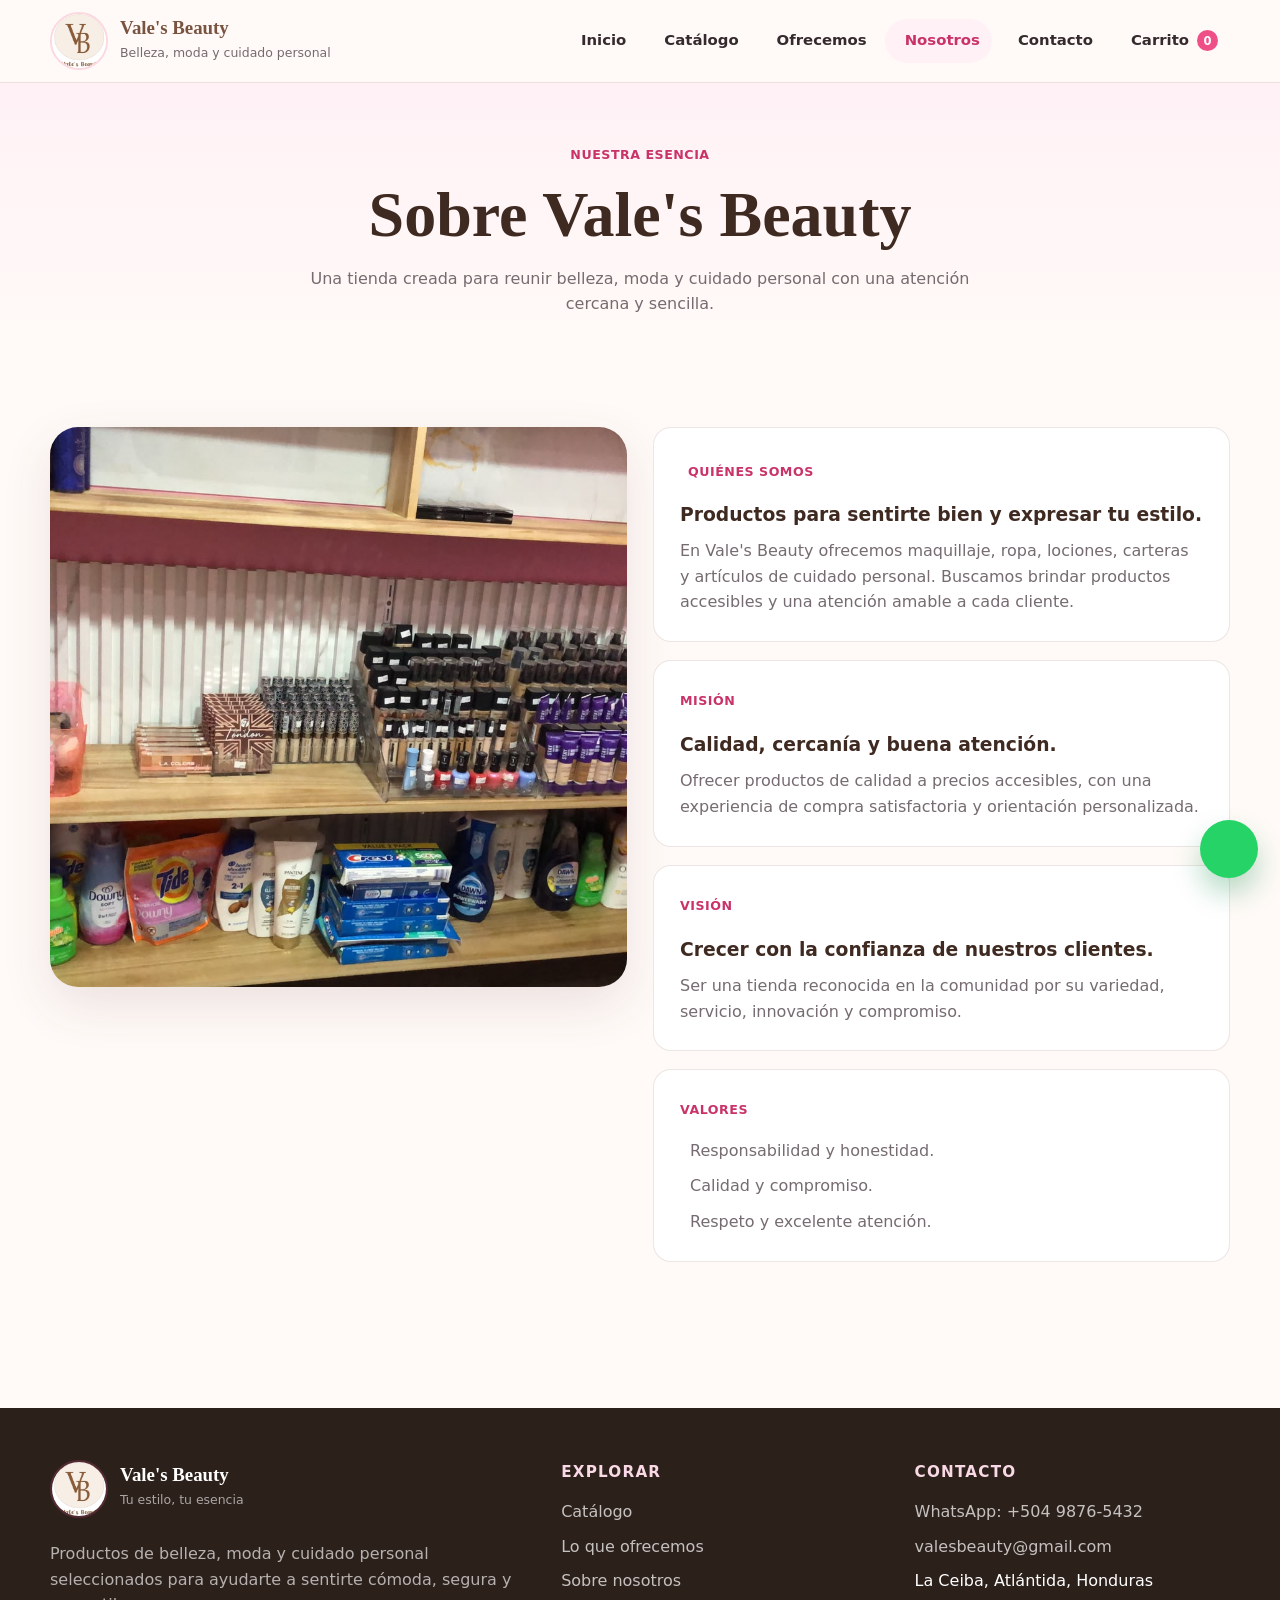
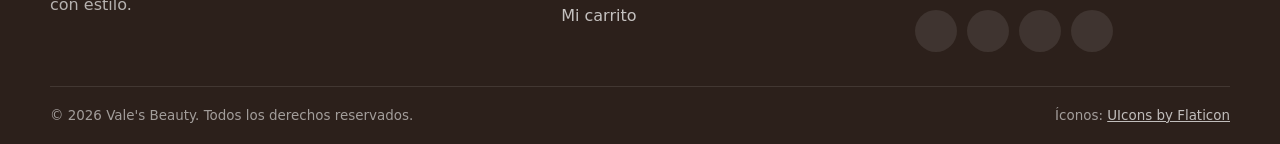
<file: Vales_Beauty_Corregido/Vales_Beauty_Corregido/nosotros.html>
<!DOCTYPE html>
<html lang="es">
<head>
  <meta charset="UTF-8">
  <meta name="viewport" content="width=device-width, initial-scale=1.0">
  <meta name="description" content="Conoce la misión, visión, valores e historia de Vale's Beauty.">
  <title>Nosotros | Vale's Beauty</title>
  <link rel="stylesheet" href="https://cdn-uicons.flaticon.com/4.0.0/uicons-regular-rounded/css/uicons-regular-rounded.css">
  <link rel="stylesheet" href="https://cdn-uicons.flaticon.com/4.0.0/uicons-brands/css/uicons-brands.css">
  <link rel="stylesheet" href="assets/css/styles.css">
</head>
<body data-page="nosotros">
  
<a class="skip-link" href="#contenido">Saltar al contenido</a>
<header class="site-header">
  <div class="container navbar">
    <a class="brand" href="index.html" aria-label="Vale's Beauty, inicio">
      <img src="assets/img/logo.jpeg" alt="Logo de Vale's Beauty">
      <span class="brand-text"><strong>Vale's Beauty</strong><small>Belleza, moda y cuidado personal</small></span>
    </a>
    <button class="menu-toggle" type="button" aria-controls="primary-nav" aria-expanded="false" aria-label="Abrir menú">
      <i class="fi fi-rr-menu-burger" aria-hidden="true"></i>
    </button>
    <ul class="nav-links" id="primary-nav">
      <li><a href="index.html" data-nav="inicio"><i class="fi fi-rr-home" aria-hidden="true"></i>Inicio</a></li>
<li><a href="catalogo.html" data-nav="catalogo"><i class="fi fi-rr-shopping-bag" aria-hidden="true"></i>Catálogo</a></li>
<li><a href="ofrecemos.html" data-nav="ofrecemos"><i class="fi fi-rr-sparkles" aria-hidden="true"></i>Ofrecemos</a></li>
<li><a href="nosotros.html" data-nav="nosotros"><i class="fi fi-rr-users-alt" aria-hidden="true"></i>Nosotros</a></li>
<li><a href="contacto.html" data-nav="contacto"><i class="fi fi-rr-phone-call" aria-hidden="true"></i>Contacto</a></li>
      <li><a class="cart-link" href="carrito.html" data-nav="carrito"><i class="fi fi-rr-shopping-cart" aria-hidden="true"></i>Carrito <span class="cart-badge">0</span></a></li>
    </ul>
  </div>
</header>
  <main id="contenido">
<section class="page-hero"><div class="container"><span class="eyebrow">Nuestra esencia</span><h1>Sobre Vale's Beauty</h1><p>Una tienda creada para reunir belleza, moda y cuidado personal con una atención cercana y sencilla.</p></div></section>
<section class="section"><div class="container about-grid">
  <img class="about-image" src="assets/img/tienda.jpeg" alt="Productos disponibles en Vale's Beauty">
  <div class="stack">
    <article class="info-card"><span class="eyebrow"><i class="fi fi-rr-users-alt" aria-hidden="true"></i> Quiénes somos</span><h3>Productos para sentirte bien y expresar tu estilo.</h3><p>En Vale's Beauty ofrecemos maquillaje, ropa, lociones, carteras y artículos de cuidado personal. Buscamos brindar productos accesibles y una atención amable a cada cliente.</p></article>
    <article class="info-card"><span class="eyebrow">Misión</span><h3>Calidad, cercanía y buena atención.</h3><p>Ofrecer productos de calidad a precios accesibles, con una experiencia de compra satisfactoria y orientación personalizada.</p></article>
    <article class="info-card"><span class="eyebrow">Visión</span><h3>Crecer con la confianza de nuestros clientes.</h3><p>Ser una tienda reconocida en la comunidad por su variedad, servicio, innovación y compromiso.</p></article>
    <article class="info-card"><span class="eyebrow">Valores</span><ul class="value-list"><li><i class="fi fi-rr-check" aria-hidden="true"></i>Responsabilidad y honestidad.</li><li><i class="fi fi-rr-check" aria-hidden="true"></i>Calidad y compromiso.</li><li><i class="fi fi-rr-check" aria-hidden="true"></i>Respeto y excelente atención.</li></ul></article>
  </div>
</div></section>
</main>
  
<footer class="site-footer">
  <div class="container footer-grid">
    <div class="footer-brand">
      <a class="brand" href="index.html">
        <img src="assets/img/logo.jpeg" alt="Logo de Vale's Beauty">
        <span class="brand-text"><strong style="color:#fff">Vale's Beauty</strong><small style="color:rgba(255,255,255,.6)">Tu estilo, tu esencia</small></span>
      </a>
      <p>Productos de belleza, moda y cuidado personal seleccionados para ayudarte a sentirte cómoda, segura y con estilo.</p>
    </div>
    <div>
      <h2 class="footer-title">Explorar</h2>
      <ul class="footer-links">
        <li><a href="catalogo.html">Catálogo</a></li>
        <li><a href="ofrecemos.html">Lo que ofrecemos</a></li>
        <li><a href="nosotros.html">Sobre nosotros</a></li>
        <li><a href="carrito.html">Mi carrito</a></li>
      </ul>
    </div>
    <div>
      <h2 class="footer-title">Contacto</h2>
      <ul class="footer-links">
        <li><a href="https://wa.me/50498765432?text=Hola%20Vale%27s%20Beauty" target="_blank" rel="noopener">WhatsApp: +504 9876-5432</a></li>
        <li><a href="mailto:valesbeauty@gmail.com">valesbeauty@gmail.com</a></li>
        <li>La Ceiba, Atlántida, Honduras</li>
      </ul>
      <div class="social-links" style="margin-top:16px">
        <a href="https://www.facebook.com/" target="_blank" rel="noopener" aria-label="Facebook"><i class="fi fi-brands-facebook" aria-hidden="true"></i></a>
        <a href="https://www.instagram.com/" target="_blank" rel="noopener" aria-label="Instagram"><i class="fi fi-brands-instagram" aria-hidden="true"></i></a>
        <a href="https://www.tiktok.com/" target="_blank" rel="noopener" aria-label="TikTok"><i class="fi fi-brands-tik-tok" aria-hidden="true"></i></a>
        <a href="https://wa.me/50498765432?text=Hola%20Vale%27s%20Beauty" target="_blank" rel="noopener" aria-label="WhatsApp"><i class="fi fi-brands-whatsapp" aria-hidden="true"></i></a>
      </div>
    </div>
  </div>
  <div class="container footer-bottom">
    <span>© <span class="current-year">2026</span> Vale's Beauty. Todos los derechos reservados.</span>
    <span>Íconos: <a href="https://www.flaticon.com/uicons" target="_blank" rel="noopener">UIcons by Flaticon</a></span>
  </div>
</footer>
<div id="toast" class="toast" role="status" aria-live="polite"><i class="fi fi-rr-check-circle" aria-hidden="true"></i><span class="toast-text">Listo</span></div>
<a class="whatsapp-float" href="https://wa.me/50498765432?text=Hola%20Vale%27s%20Beauty%2C%20quiero%20informaci%C3%B3n" target="_blank" rel="noopener" aria-label="Contactar por WhatsApp"><i class="fi fi-brands-whatsapp" aria-hidden="true"></i></a>
<script src="assets/js/app.js"></script>
</body>
</html>
</file>
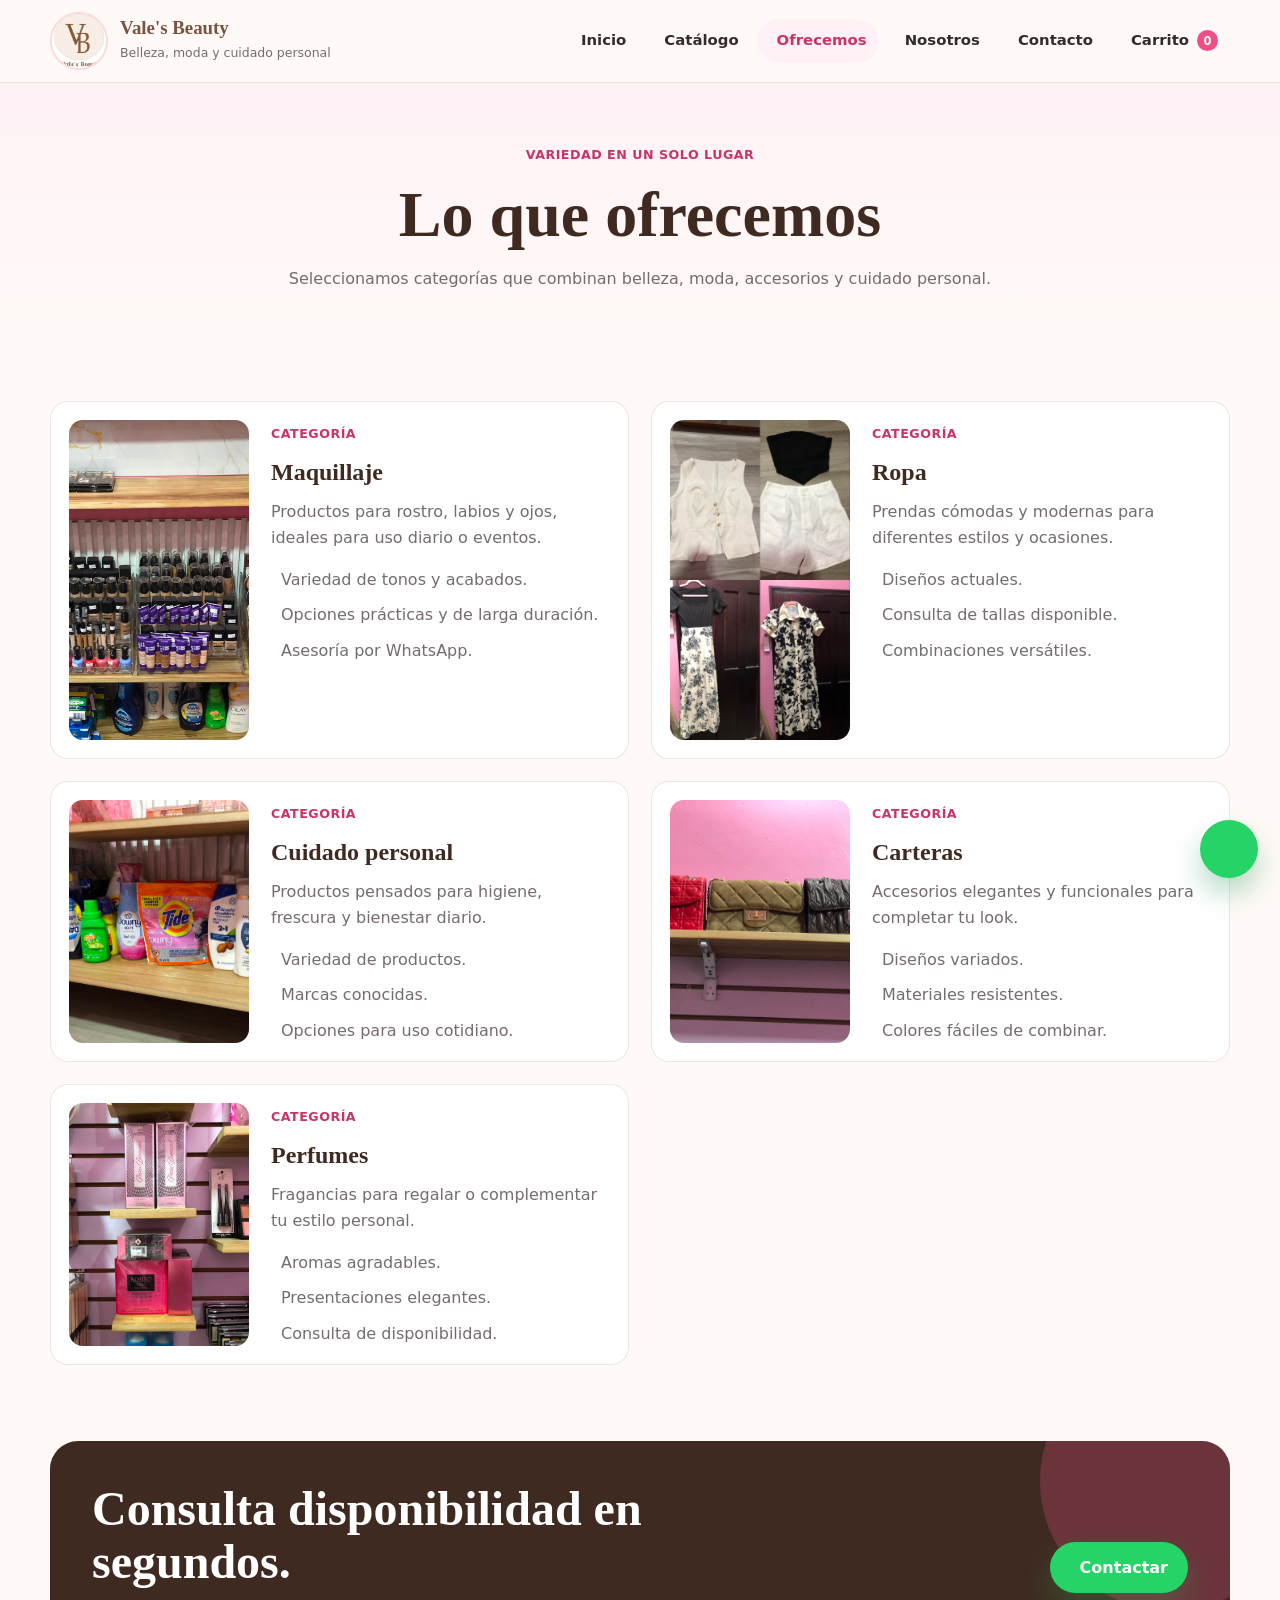
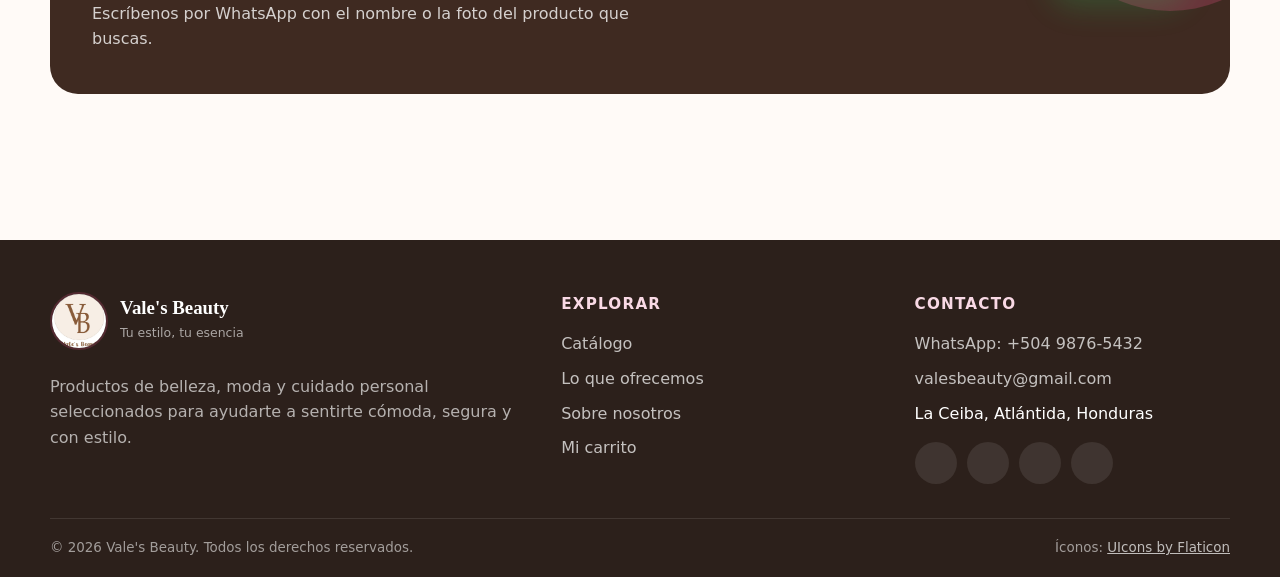
<file: Vales_Beauty_Corregido/Vales_Beauty_Corregido/ofrecemos.html>
<!DOCTYPE html>
<html lang="es">
<head>
  <meta charset="UTF-8">
  <meta name="viewport" content="width=device-width, initial-scale=1.0">
  <meta name="description" content="Conoce las categorías y beneficios de los productos que ofrece Vale's Beauty.">
  <title>Lo que ofrecemos | Vale's Beauty</title>
  <link rel="stylesheet" href="https://cdn-uicons.flaticon.com/4.0.0/uicons-regular-rounded/css/uicons-regular-rounded.css">
  <link rel="stylesheet" href="https://cdn-uicons.flaticon.com/4.0.0/uicons-brands/css/uicons-brands.css">
  <link rel="stylesheet" href="assets/css/styles.css">
</head>
<body data-page="ofrecemos">
  
<a class="skip-link" href="#contenido">Saltar al contenido</a>
<header class="site-header">
  <div class="container navbar">
    <a class="brand" href="index.html" aria-label="Vale's Beauty, inicio">
      <img src="assets/img/logo.jpeg" alt="Logo de Vale's Beauty">
      <span class="brand-text"><strong>Vale's Beauty</strong><small>Belleza, moda y cuidado personal</small></span>
    </a>
    <button class="menu-toggle" type="button" aria-controls="primary-nav" aria-expanded="false" aria-label="Abrir menú">
      <i class="fi fi-rr-menu-burger" aria-hidden="true"></i>
    </button>
    <ul class="nav-links" id="primary-nav">
      <li><a href="index.html" data-nav="inicio"><i class="fi fi-rr-home" aria-hidden="true"></i>Inicio</a></li>
<li><a href="catalogo.html" data-nav="catalogo"><i class="fi fi-rr-shopping-bag" aria-hidden="true"></i>Catálogo</a></li>
<li><a href="ofrecemos.html" data-nav="ofrecemos"><i class="fi fi-rr-sparkles" aria-hidden="true"></i>Ofrecemos</a></li>
<li><a href="nosotros.html" data-nav="nosotros"><i class="fi fi-rr-users-alt" aria-hidden="true"></i>Nosotros</a></li>
<li><a href="contacto.html" data-nav="contacto"><i class="fi fi-rr-phone-call" aria-hidden="true"></i>Contacto</a></li>
      <li><a class="cart-link" href="carrito.html" data-nav="carrito"><i class="fi fi-rr-shopping-cart" aria-hidden="true"></i>Carrito <span class="cart-badge">0</span></a></li>
    </ul>
  </div>
</header>
  <main id="contenido">
<section class="page-hero"><div class="container"><span class="eyebrow">Variedad en un solo lugar</span><h1>Lo que ofrecemos</h1><p>Seleccionamos categorías que combinan belleza, moda, accesorios y cuidado personal.</p></div></section>
<section class="section"><div class="container"><div class="offer-grid"><article class="offer-card"><img src="assets/img/maquillaje.jpeg" alt="Maquillaje"><div><span class="eyebrow">Categoría</span><h2>Maquillaje</h2><p>Productos para rostro, labios y ojos, ideales para uso diario o eventos.</p><ul class="feature-list"><li><i class="fi fi-rr-check" aria-hidden="true"></i>Variedad de tonos y acabados.</li><li><i class="fi fi-rr-check" aria-hidden="true"></i>Opciones prácticas y de larga duración.</li><li><i class="fi fi-rr-check" aria-hidden="true"></i>Asesoría por WhatsApp.</li></ul></div></article><article class="offer-card"><img src="assets/img/ropa-coleccion.jpeg" alt="Ropa"><div><span class="eyebrow">Categoría</span><h2>Ropa</h2><p>Prendas cómodas y modernas para diferentes estilos y ocasiones.</p><ul class="feature-list"><li><i class="fi fi-rr-check" aria-hidden="true"></i>Diseños actuales.</li><li><i class="fi fi-rr-check" aria-hidden="true"></i>Consulta de tallas disponible.</li><li><i class="fi fi-rr-check" aria-hidden="true"></i>Combinaciones versátiles.</li></ul></div></article><article class="offer-card"><img src="assets/img/aseo.jpeg" alt="Cuidado personal"><div><span class="eyebrow">Categoría</span><h2>Cuidado personal</h2><p>Productos pensados para higiene, frescura y bienestar diario.</p><ul class="feature-list"><li><i class="fi fi-rr-check" aria-hidden="true"></i>Variedad de productos.</li><li><i class="fi fi-rr-check" aria-hidden="true"></i>Marcas conocidas.</li><li><i class="fi fi-rr-check" aria-hidden="true"></i>Opciones para uso cotidiano.</li></ul></div></article><article class="offer-card"><img src="assets/img/cartera.jpeg" alt="Carteras"><div><span class="eyebrow">Categoría</span><h2>Carteras</h2><p>Accesorios elegantes y funcionales para completar tu look.</p><ul class="feature-list"><li><i class="fi fi-rr-check" aria-hidden="true"></i>Diseños variados.</li><li><i class="fi fi-rr-check" aria-hidden="true"></i>Materiales resistentes.</li><li><i class="fi fi-rr-check" aria-hidden="true"></i>Colores fáciles de combinar.</li></ul></div></article><article class="offer-card"><img src="assets/img/perfume.jpeg" alt="Perfumes"><div><span class="eyebrow">Categoría</span><h2>Perfumes</h2><p>Fragancias para regalar o complementar tu estilo personal.</p><ul class="feature-list"><li><i class="fi fi-rr-check" aria-hidden="true"></i>Aromas agradables.</li><li><i class="fi fi-rr-check" aria-hidden="true"></i>Presentaciones elegantes.</li><li><i class="fi fi-rr-check" aria-hidden="true"></i>Consulta de disponibilidad.</li></ul></div></article></div></div></section>
<section class="section" style="padding-top:0"><div class="container cta"><div><h2>Consulta disponibilidad en segundos.</h2><p>Escríbenos por WhatsApp con el nombre o la foto del producto que buscas.</p></div><div class="hero-actions"><a class="btn btn-whatsapp" href="https://wa.me/50498765432?text=Hola%20Vale%27s%20Beauty%2C%20quiero%20consultar%20un%20producto" target="_blank" rel="noopener"><i class="fi fi-brands-whatsapp" aria-hidden="true"></i>Contactar</a></div></div></section>
</main>
  
<footer class="site-footer">
  <div class="container footer-grid">
    <div class="footer-brand">
      <a class="brand" href="index.html">
        <img src="assets/img/logo.jpeg" alt="Logo de Vale's Beauty">
        <span class="brand-text"><strong style="color:#fff">Vale's Beauty</strong><small style="color:rgba(255,255,255,.6)">Tu estilo, tu esencia</small></span>
      </a>
      <p>Productos de belleza, moda y cuidado personal seleccionados para ayudarte a sentirte cómoda, segura y con estilo.</p>
    </div>
    <div>
      <h2 class="footer-title">Explorar</h2>
      <ul class="footer-links">
        <li><a href="catalogo.html">Catálogo</a></li>
        <li><a href="ofrecemos.html">Lo que ofrecemos</a></li>
        <li><a href="nosotros.html">Sobre nosotros</a></li>
        <li><a href="carrito.html">Mi carrito</a></li>
      </ul>
    </div>
    <div>
      <h2 class="footer-title">Contacto</h2>
      <ul class="footer-links">
        <li><a href="https://wa.me/50498765432?text=Hola%20Vale%27s%20Beauty" target="_blank" rel="noopener">WhatsApp: +504 9876-5432</a></li>
        <li><a href="mailto:valesbeauty@gmail.com">valesbeauty@gmail.com</a></li>
        <li>La Ceiba, Atlántida, Honduras</li>
      </ul>
      <div class="social-links" style="margin-top:16px">
        <a href="https://www.facebook.com/" target="_blank" rel="noopener" aria-label="Facebook"><i class="fi fi-brands-facebook" aria-hidden="true"></i></a>
        <a href="https://www.instagram.com/" target="_blank" rel="noopener" aria-label="Instagram"><i class="fi fi-brands-instagram" aria-hidden="true"></i></a>
        <a href="https://www.tiktok.com/" target="_blank" rel="noopener" aria-label="TikTok"><i class="fi fi-brands-tik-tok" aria-hidden="true"></i></a>
        <a href="https://wa.me/50498765432?text=Hola%20Vale%27s%20Beauty" target="_blank" rel="noopener" aria-label="WhatsApp"><i class="fi fi-brands-whatsapp" aria-hidden="true"></i></a>
      </div>
    </div>
  </div>
  <div class="container footer-bottom">
    <span>© <span class="current-year">2026</span> Vale's Beauty. Todos los derechos reservados.</span>
    <span>Íconos: <a href="https://www.flaticon.com/uicons" target="_blank" rel="noopener">UIcons by Flaticon</a></span>
  </div>
</footer>
<div id="toast" class="toast" role="status" aria-live="polite"><i class="fi fi-rr-check-circle" aria-hidden="true"></i><span class="toast-text">Listo</span></div>
<a class="whatsapp-float" href="https://wa.me/50498765432?text=Hola%20Vale%27s%20Beauty%2C%20quiero%20informaci%C3%B3n" target="_blank" rel="noopener" aria-label="Contactar por WhatsApp"><i class="fi fi-brands-whatsapp" aria-hidden="true"></i></a>
<script src="assets/js/app.js"></script>
</body>
</html>
</file>
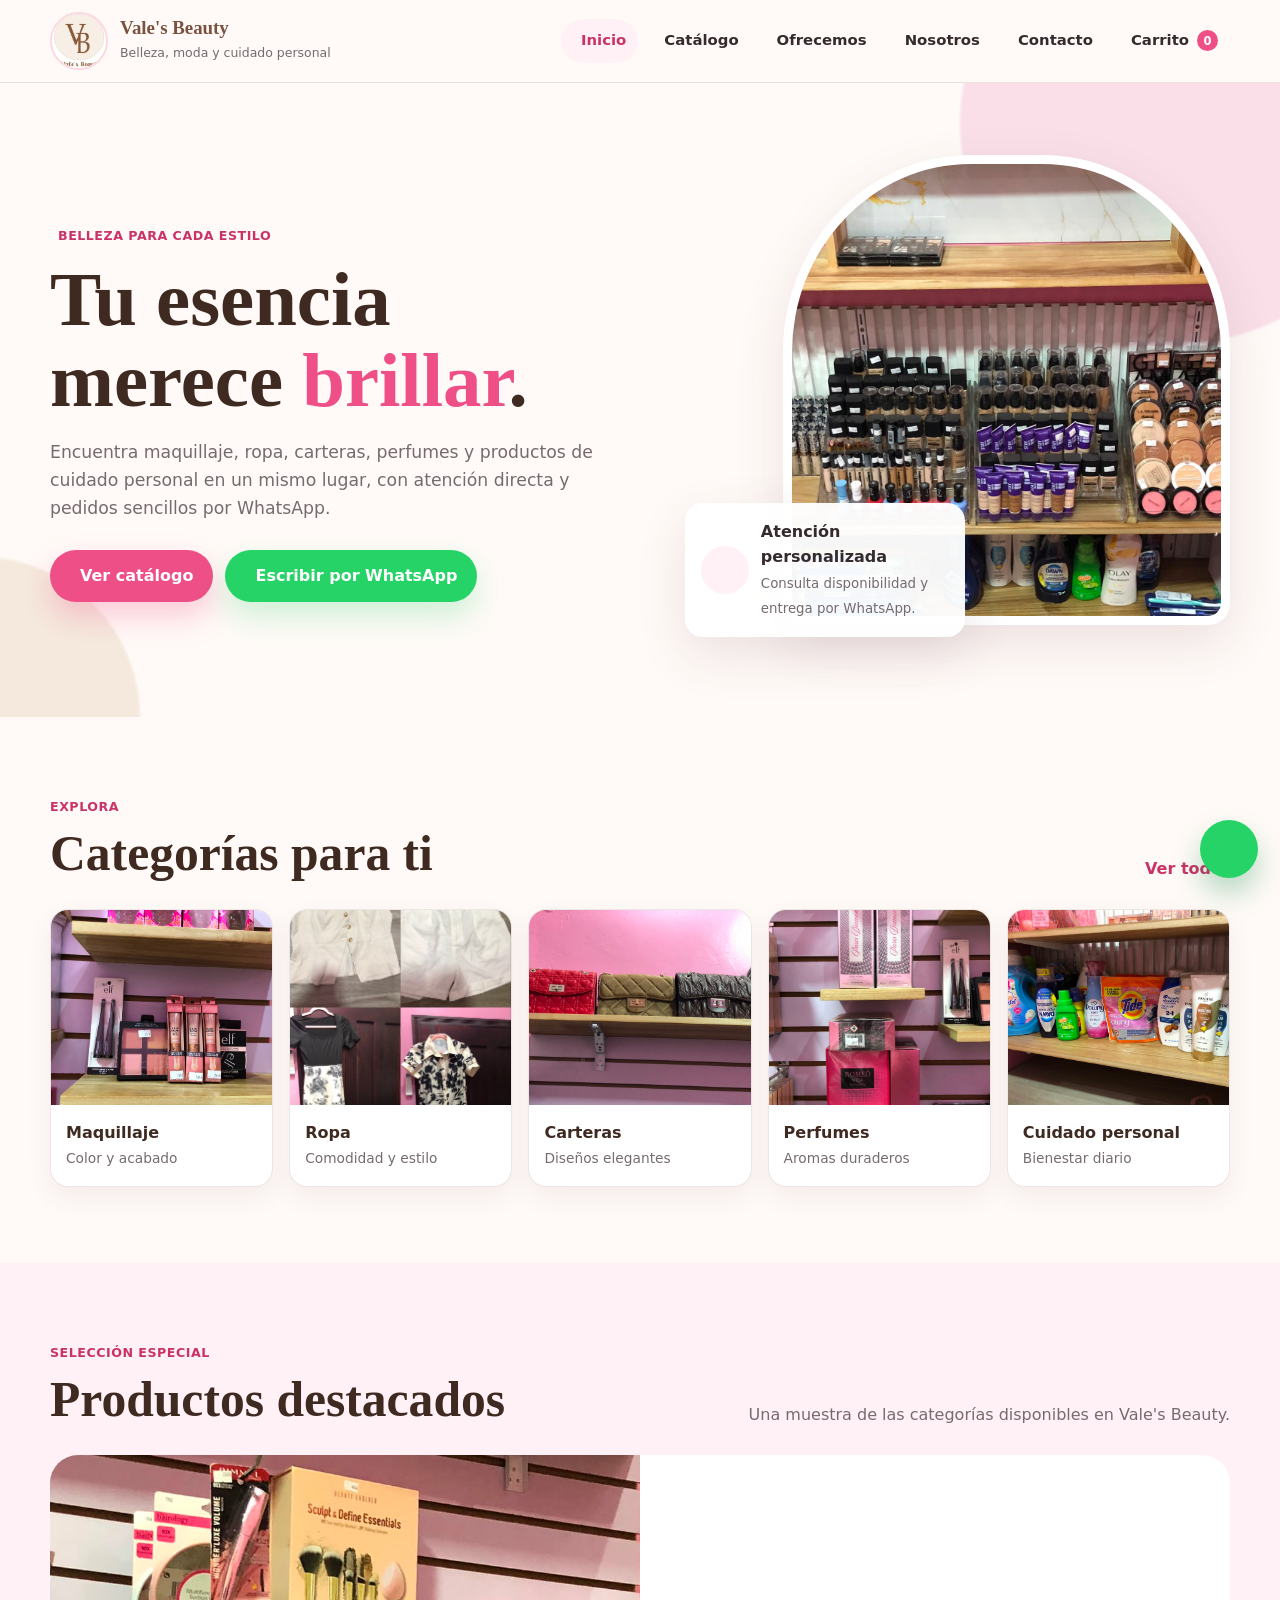
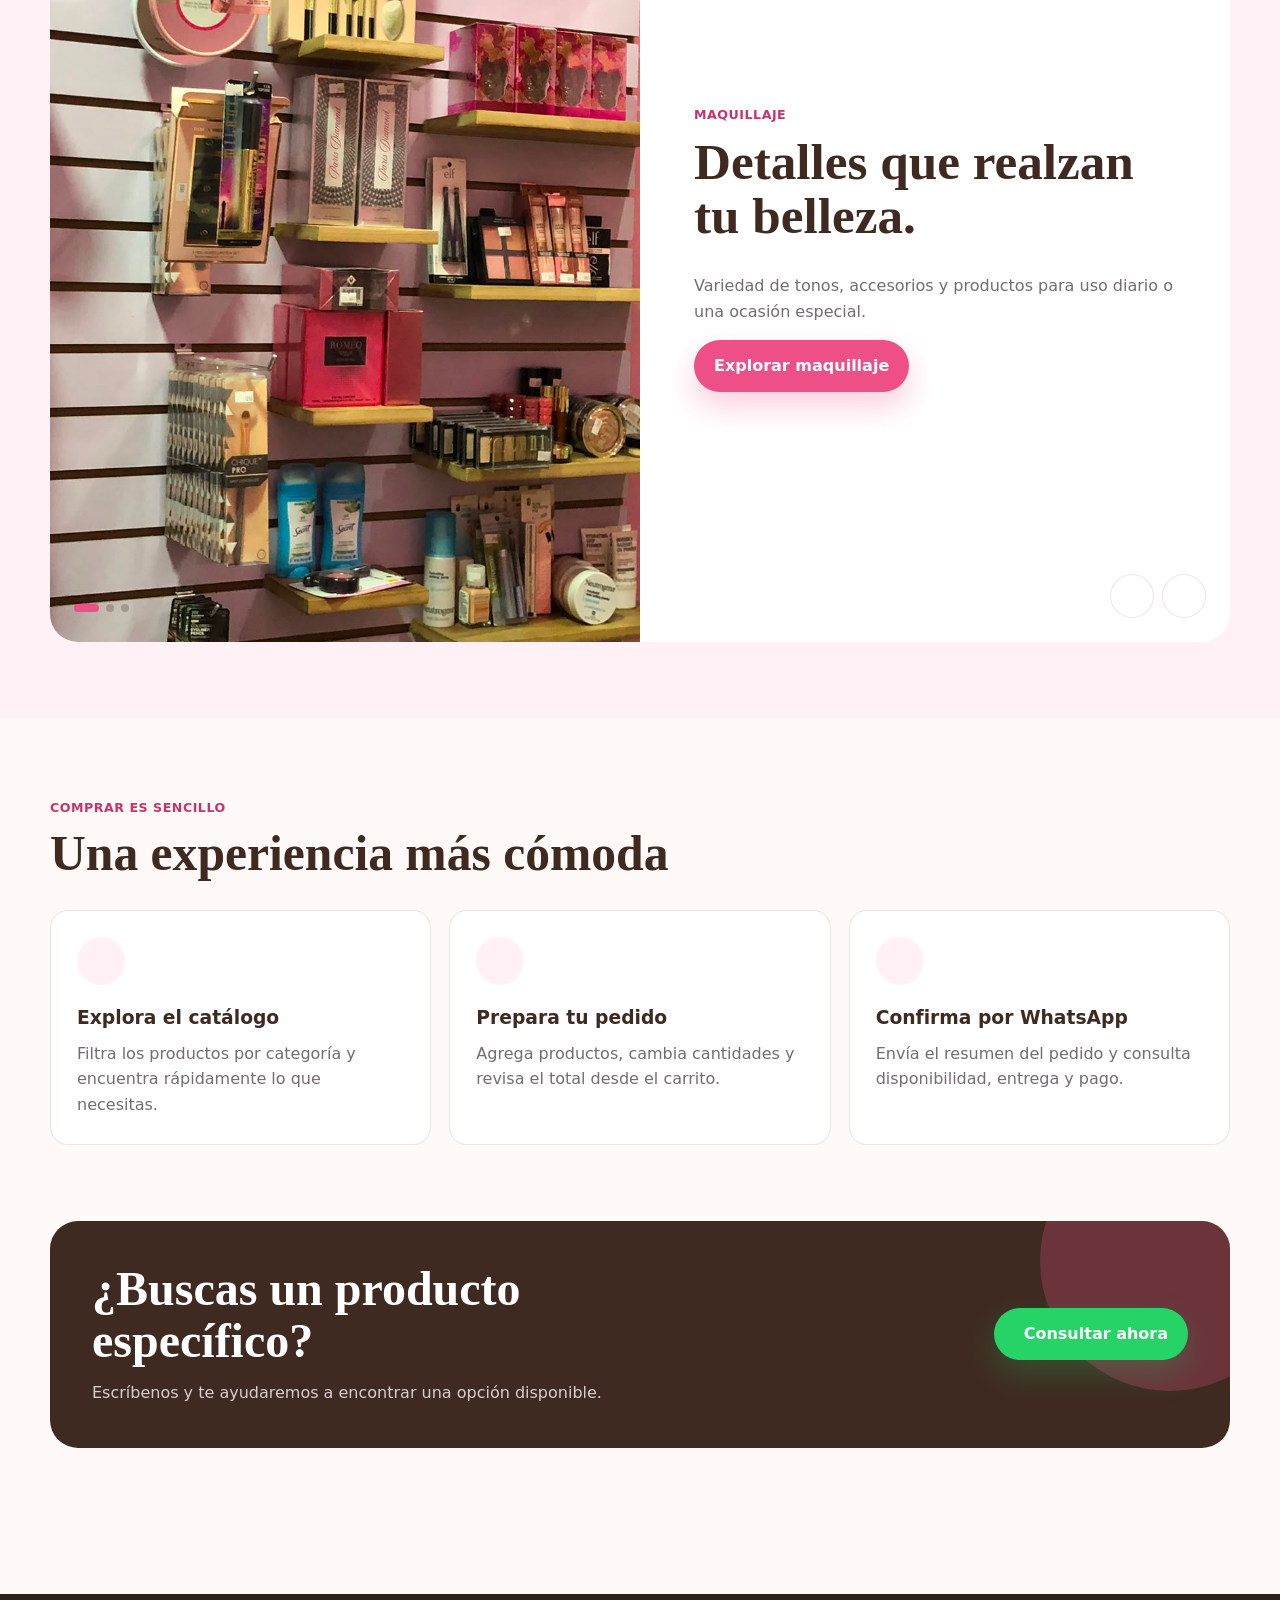
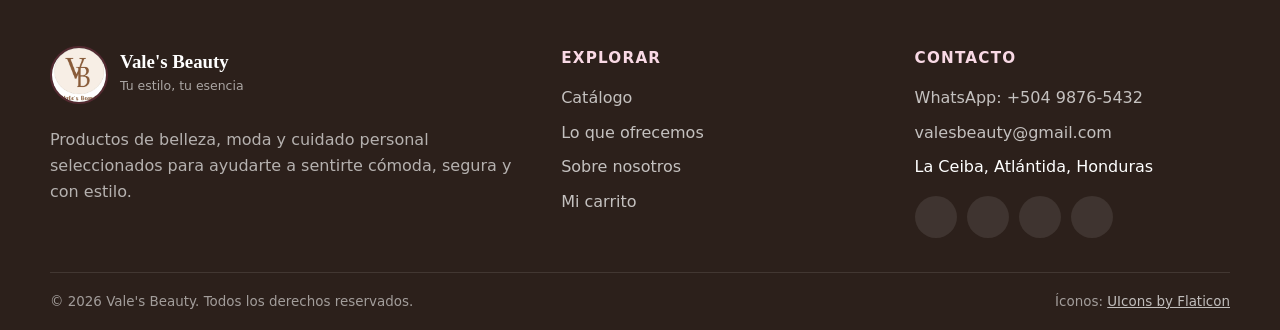
<file: Vales_Beauty_Corregido/Vales_Beauty_Corregido/sitio2.html>
<!DOCTYPE html>
<html lang="es">
<head>
  <meta charset="UTF-8">
  <meta name="viewport" content="width=device-width, initial-scale=1.0">
  <meta name="description" content="Vale's Beauty: tienda de maquillaje, ropa, carteras, perfumes y cuidado personal en La Ceiba, Honduras.">
  <title>Inicio | Vale's Beauty</title>
  <link rel="stylesheet" href="https://cdn-uicons.flaticon.com/4.0.0/uicons-regular-rounded/css/uicons-regular-rounded.css">
  <link rel="stylesheet" href="https://cdn-uicons.flaticon.com/4.0.0/uicons-brands/css/uicons-brands.css">
  <link rel="stylesheet" href="assets/css/styles.css">
</head>
<body data-page="inicio">
  
<a class="skip-link" href="#contenido">Saltar al contenido</a>
<header class="site-header">
  <div class="container navbar">
    <a class="brand" href="index.html" aria-label="Vale's Beauty, inicio">
      <img src="assets/img/logo.jpeg" alt="Logo de Vale's Beauty">
      <span class="brand-text"><strong>Vale's Beauty</strong><small>Belleza, moda y cuidado personal</small></span>
    </a>
    <button class="menu-toggle" type="button" aria-controls="primary-nav" aria-expanded="false" aria-label="Abrir menú">
      <i class="fi fi-rr-menu-burger" aria-hidden="true"></i>
    </button>
    <ul class="nav-links" id="primary-nav">
      <li><a href="index.html" data-nav="inicio"><i class="fi fi-rr-home" aria-hidden="true"></i>Inicio</a></li>
<li><a href="catalogo.html" data-nav="catalogo"><i class="fi fi-rr-shopping-bag" aria-hidden="true"></i>Catálogo</a></li>
<li><a href="ofrecemos.html" data-nav="ofrecemos"><i class="fi fi-rr-sparkles" aria-hidden="true"></i>Ofrecemos</a></li>
<li><a href="nosotros.html" data-nav="nosotros"><i class="fi fi-rr-users-alt" aria-hidden="true"></i>Nosotros</a></li>
<li><a href="contacto.html" data-nav="contacto"><i class="fi fi-rr-phone-call" aria-hidden="true"></i>Contacto</a></li>
      <li><a class="cart-link" href="carrito.html" data-nav="carrito"><i class="fi fi-rr-shopping-cart" aria-hidden="true"></i>Carrito <span class="cart-badge">0</span></a></li>
    </ul>
  </div>
</header>
  <main id="contenido">
<section class="hero">
  <div class="container hero-grid">
    <div>
      <span class="eyebrow"><i class="fi fi-rr-sparkles" aria-hidden="true"></i> Belleza para cada estilo</span>
      <h1>Tu esencia merece <span>brillar</span>.</h1>
      <p>Encuentra maquillaje, ropa, carteras, perfumes y productos de cuidado personal en un mismo lugar, con atención directa y pedidos sencillos por WhatsApp.</p>
      <div class="hero-actions">
        <a class="btn btn-primary" href="catalogo.html"><i class="fi fi-rr-shopping-bag" aria-hidden="true"></i>Ver catálogo</a>
        <a class="btn btn-whatsapp" href="https://wa.me/50498765432?text=Hola%20Vale%27s%20Beauty%2C%20quiero%20conocer%20sus%20productos" target="_blank" rel="noopener"><i class="fi fi-brands-whatsapp" aria-hidden="true"></i>Escribir por WhatsApp</a>
      </div>
    </div>
    <div class="hero-visual">
      <img class="hero-main-img" src="assets/img/maquillaje.jpeg" alt="Exhibición de maquillaje en Vale's Beauty">
      <div class="floating-card">
        <div class="icon-circle"><i class="fi fi-rr-heart" aria-hidden="true"></i></div>
        <div><strong>Atención personalizada</strong><small>Consulta disponibilidad y entrega por WhatsApp.</small></div>
      </div>
    </div>
  </div>
</section>

<section class="section">
  <div class="container">
    <div class="section-heading">
      <div><span class="eyebrow">Explora</span><h2>Categorías para ti</h2></div>
      <a class="text-link" href="catalogo.html">Ver todo <i class="fi fi-rr-arrow-right" aria-hidden="true"></i></a>
    </div>
    <div class="categories-grid">
      <a class="category-card" href="catalogo.html?categoria=maquillaje"><img src="assets/img/maquillaje-kit.jpeg" alt="Maquillaje"><div><strong>Maquillaje</strong><span>Color y acabado</span></div></a>
      <a class="category-card" href="catalogo.html?categoria=ropa"><img src="assets/img/ropa-coleccion.jpeg" alt="Ropa"><div><strong>Ropa</strong><span>Comodidad y estilo</span></div></a>
      <a class="category-card" href="catalogo.html?categoria=carteras"><img src="assets/img/cartera.jpeg" alt="Carteras"><div><strong>Carteras</strong><span>Diseños elegantes</span></div></a>
      <a class="category-card" href="catalogo.html?categoria=perfumes"><img src="assets/img/perfume.jpeg" alt="Perfumes"><div><strong>Perfumes</strong><span>Aromas duraderos</span></div></a>
      <a class="category-card" href="catalogo.html?categoria=aseo"><img src="assets/img/aseo.jpeg" alt="Productos de aseo"><div><strong>Cuidado personal</strong><span>Bienestar diario</span></div></a>
    </div>
  </div>
</section>

<section class="section section-soft">
  <div class="container">
    <div class="section-heading"><div><span class="eyebrow">Selección especial</span><h2>Productos destacados</h2></div><p>Una muestra de las categorías disponibles en Vale's Beauty.</p></div>
    <div class="slider" data-slider>
      <div class="slides">
        <article class="slide"><img src="assets/img/maquillaje-exhibidor.jpeg" alt="Productos de maquillaje"><div class="slide-content"><span class="eyebrow">Maquillaje</span><h3>Detalles que realzan tu belleza.</h3><p>Variedad de tonos, accesorios y productos para uso diario o una ocasión especial.</p><div><a class="btn btn-primary" href="catalogo.html">Explorar maquillaje</a></div></div></article>
        <article class="slide"><img src="assets/img/carteras-negras.jpeg" alt="Colección de carteras"><div class="slide-content"><span class="eyebrow">Accesorios</span><h3>Carteras para completar tu look.</h3><p>Opciones elegantes, prácticas y fáciles de combinar con distintos estilos.</p><div><a class="btn btn-primary" href="catalogo.html">Ver accesorios</a></div></div></article>
        <article class="slide"><img src="assets/img/ropa.jpeg" alt="Vestido disponible en Vale's Beauty"><div class="slide-content"><span class="eyebrow">Moda</span><h3>Prendas cómodas con personalidad.</h3><p>Consulta tallas y disponibilidad directamente por WhatsApp.</p><div><a class="btn btn-primary" href="contacto.html">Consultar disponibilidad</a></div></div></article>
      </div>
      <div class="slider-dots" aria-label="Indicadores del carrusel"></div>
      <div class="slider-controls">
        <button class="slider-btn" type="button" data-prev aria-label="Anterior"><i class="fi fi-rr-angle-left" aria-hidden="true"></i></button>
        <button class="slider-btn" type="button" data-next aria-label="Siguiente"><i class="fi fi-rr-angle-right" aria-hidden="true"></i></button>
      </div>
    </div>
  </div>
</section>

<section class="section">
  <div class="container">
    <div class="section-heading"><div><span class="eyebrow">Comprar es sencillo</span><h2>Una experiencia más cómoda</h2></div></div>
    <div class="benefits-grid">
      <article class="info-card"><div class="icon-circle"><i class="fi fi-rr-search" aria-hidden="true"></i></div><h3>Explora el catálogo</h3><p>Filtra los productos por categoría y encuentra rápidamente lo que necesitas.</p></article>
      <article class="info-card"><div class="icon-circle"><i class="fi fi-rr-shopping-cart" aria-hidden="true"></i></div><h3>Prepara tu pedido</h3><p>Agrega productos, cambia cantidades y revisa el total desde el carrito.</p></article>
      <article class="info-card"><div class="icon-circle"><i class="fi fi-brands-whatsapp" aria-hidden="true"></i></div><h3>Confirma por WhatsApp</h3><p>Envía el resumen del pedido y consulta disponibilidad, entrega y pago.</p></article>
    </div>
  </div>
</section>

<section class="section" style="padding-top:0">
  <div class="container cta">
    <div><h2>¿Buscas un producto específico?</h2><p>Escríbenos y te ayudaremos a encontrar una opción disponible.</p></div>
    <div class="hero-actions"><a class="btn btn-whatsapp" href="https://wa.me/50498765432?text=Hola%20Vale%27s%20Beauty%2C%20estoy%20buscando%20un%20producto" target="_blank" rel="noopener"><i class="fi fi-brands-whatsapp" aria-hidden="true"></i>Consultar ahora</a></div>
  </div>
</section>
</main>
  
<footer class="site-footer">
  <div class="container footer-grid">
    <div class="footer-brand">
      <a class="brand" href="index.html">
        <img src="assets/img/logo.jpeg" alt="Logo de Vale's Beauty">
        <span class="brand-text"><strong style="color:#fff">Vale's Beauty</strong><small style="color:rgba(255,255,255,.6)">Tu estilo, tu esencia</small></span>
      </a>
      <p>Productos de belleza, moda y cuidado personal seleccionados para ayudarte a sentirte cómoda, segura y con estilo.</p>
    </div>
    <div>
      <h2 class="footer-title">Explorar</h2>
      <ul class="footer-links">
        <li><a href="catalogo.html">Catálogo</a></li>
        <li><a href="ofrecemos.html">Lo que ofrecemos</a></li>
        <li><a href="nosotros.html">Sobre nosotros</a></li>
        <li><a href="carrito.html">Mi carrito</a></li>
      </ul>
    </div>
    <div>
      <h2 class="footer-title">Contacto</h2>
      <ul class="footer-links">
        <li><a href="https://wa.me/50498765432?text=Hola%20Vale%27s%20Beauty" target="_blank" rel="noopener">WhatsApp: +504 9876-5432</a></li>
        <li><a href="mailto:valesbeauty@gmail.com">valesbeauty@gmail.com</a></li>
        <li>La Ceiba, Atlántida, Honduras</li>
      </ul>
      <div class="social-links" style="margin-top:16px">
        <a href="https://www.facebook.com/" target="_blank" rel="noopener" aria-label="Facebook"><i class="fi fi-brands-facebook" aria-hidden="true"></i></a>
        <a href="https://www.instagram.com/" target="_blank" rel="noopener" aria-label="Instagram"><i class="fi fi-brands-instagram" aria-hidden="true"></i></a>
        <a href="https://www.tiktok.com/" target="_blank" rel="noopener" aria-label="TikTok"><i class="fi fi-brands-tik-tok" aria-hidden="true"></i></a>
        <a href="https://wa.me/50498765432?text=Hola%20Vale%27s%20Beauty" target="_blank" rel="noopener" aria-label="WhatsApp"><i class="fi fi-brands-whatsapp" aria-hidden="true"></i></a>
      </div>
    </div>
  </div>
  <div class="container footer-bottom">
    <span>© <span class="current-year">2026</span> Vale's Beauty. Todos los derechos reservados.</span>
    <span>Íconos: <a href="https://www.flaticon.com/uicons" target="_blank" rel="noopener">UIcons by Flaticon</a></span>
  </div>
</footer>
<div id="toast" class="toast" role="status" aria-live="polite"><i class="fi fi-rr-check-circle" aria-hidden="true"></i><span class="toast-text">Listo</span></div>
<a class="whatsapp-float" href="https://wa.me/50498765432?text=Hola%20Vale%27s%20Beauty%2C%20quiero%20informaci%C3%B3n" target="_blank" rel="noopener" aria-label="Contactar por WhatsApp"><i class="fi fi-brands-whatsapp" aria-hidden="true"></i></a>
<script src="assets/js/app.js"></script>
</body>
</html>
</file>
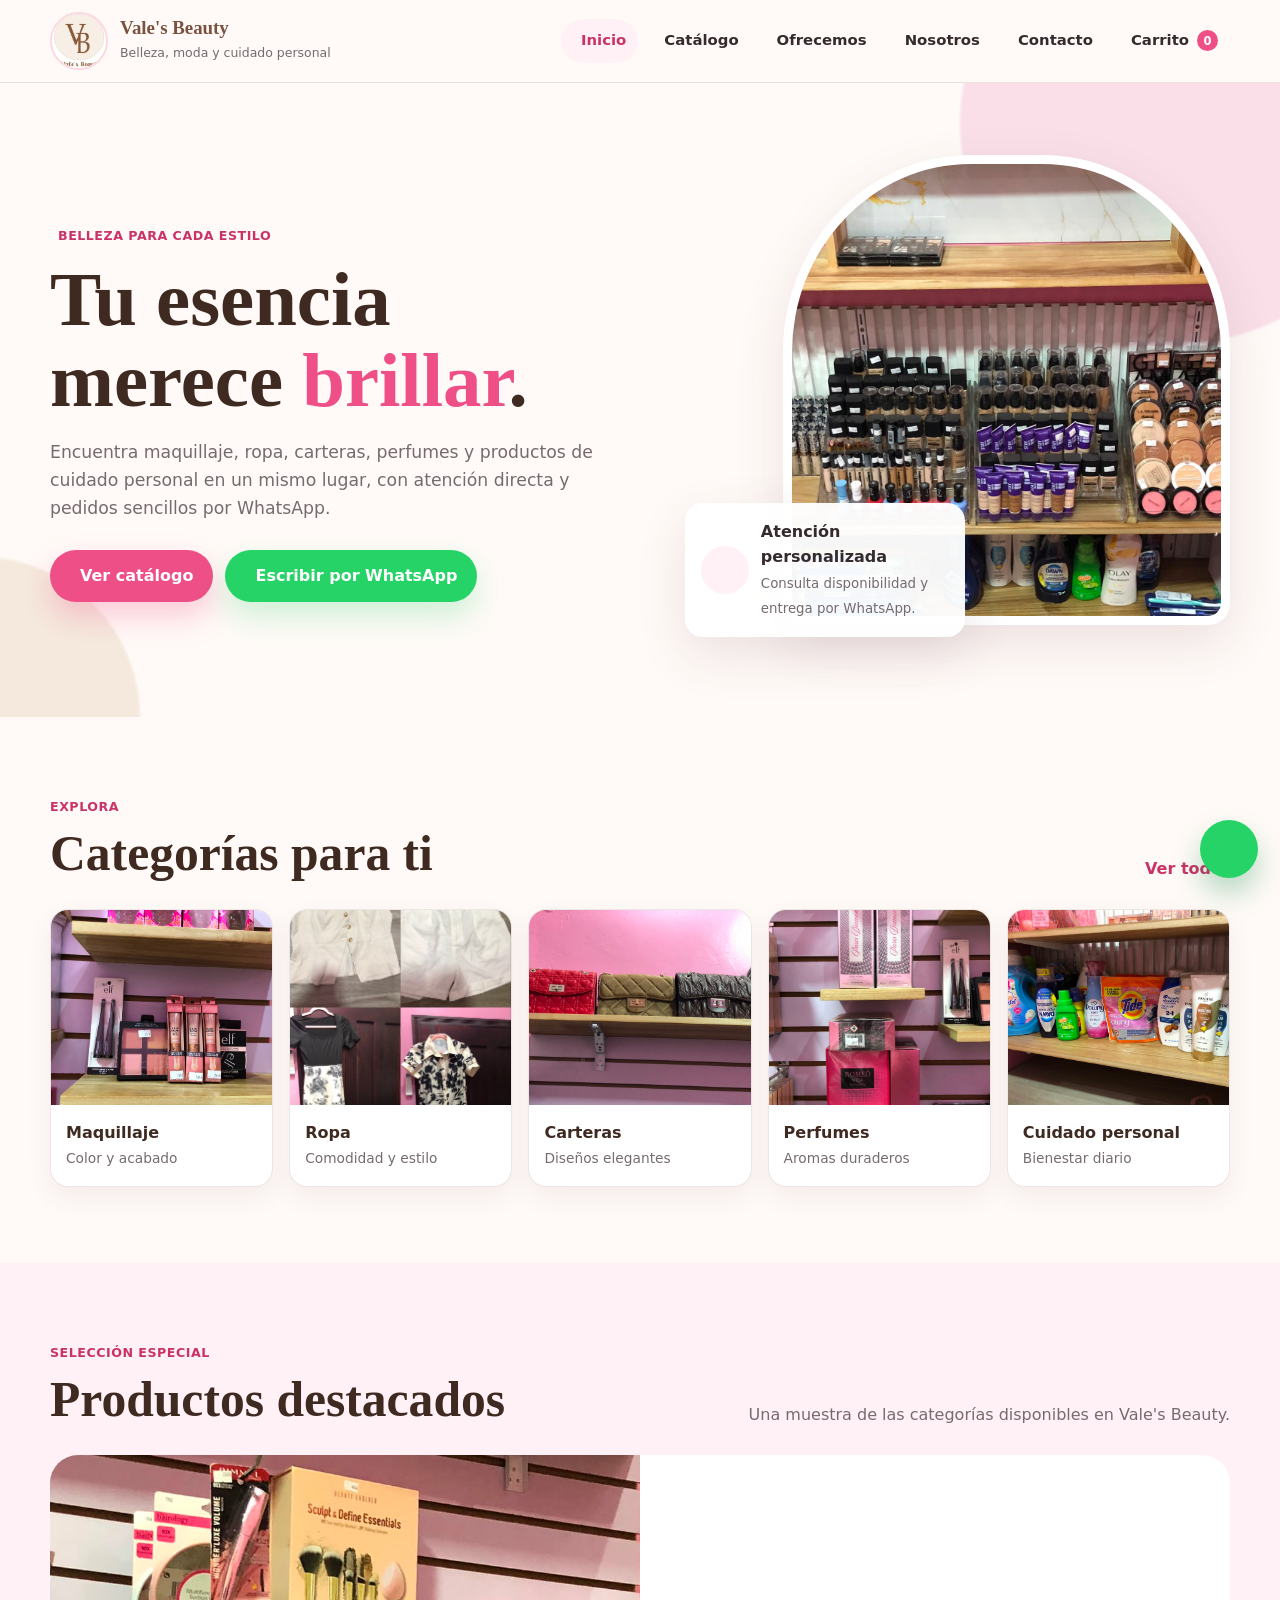
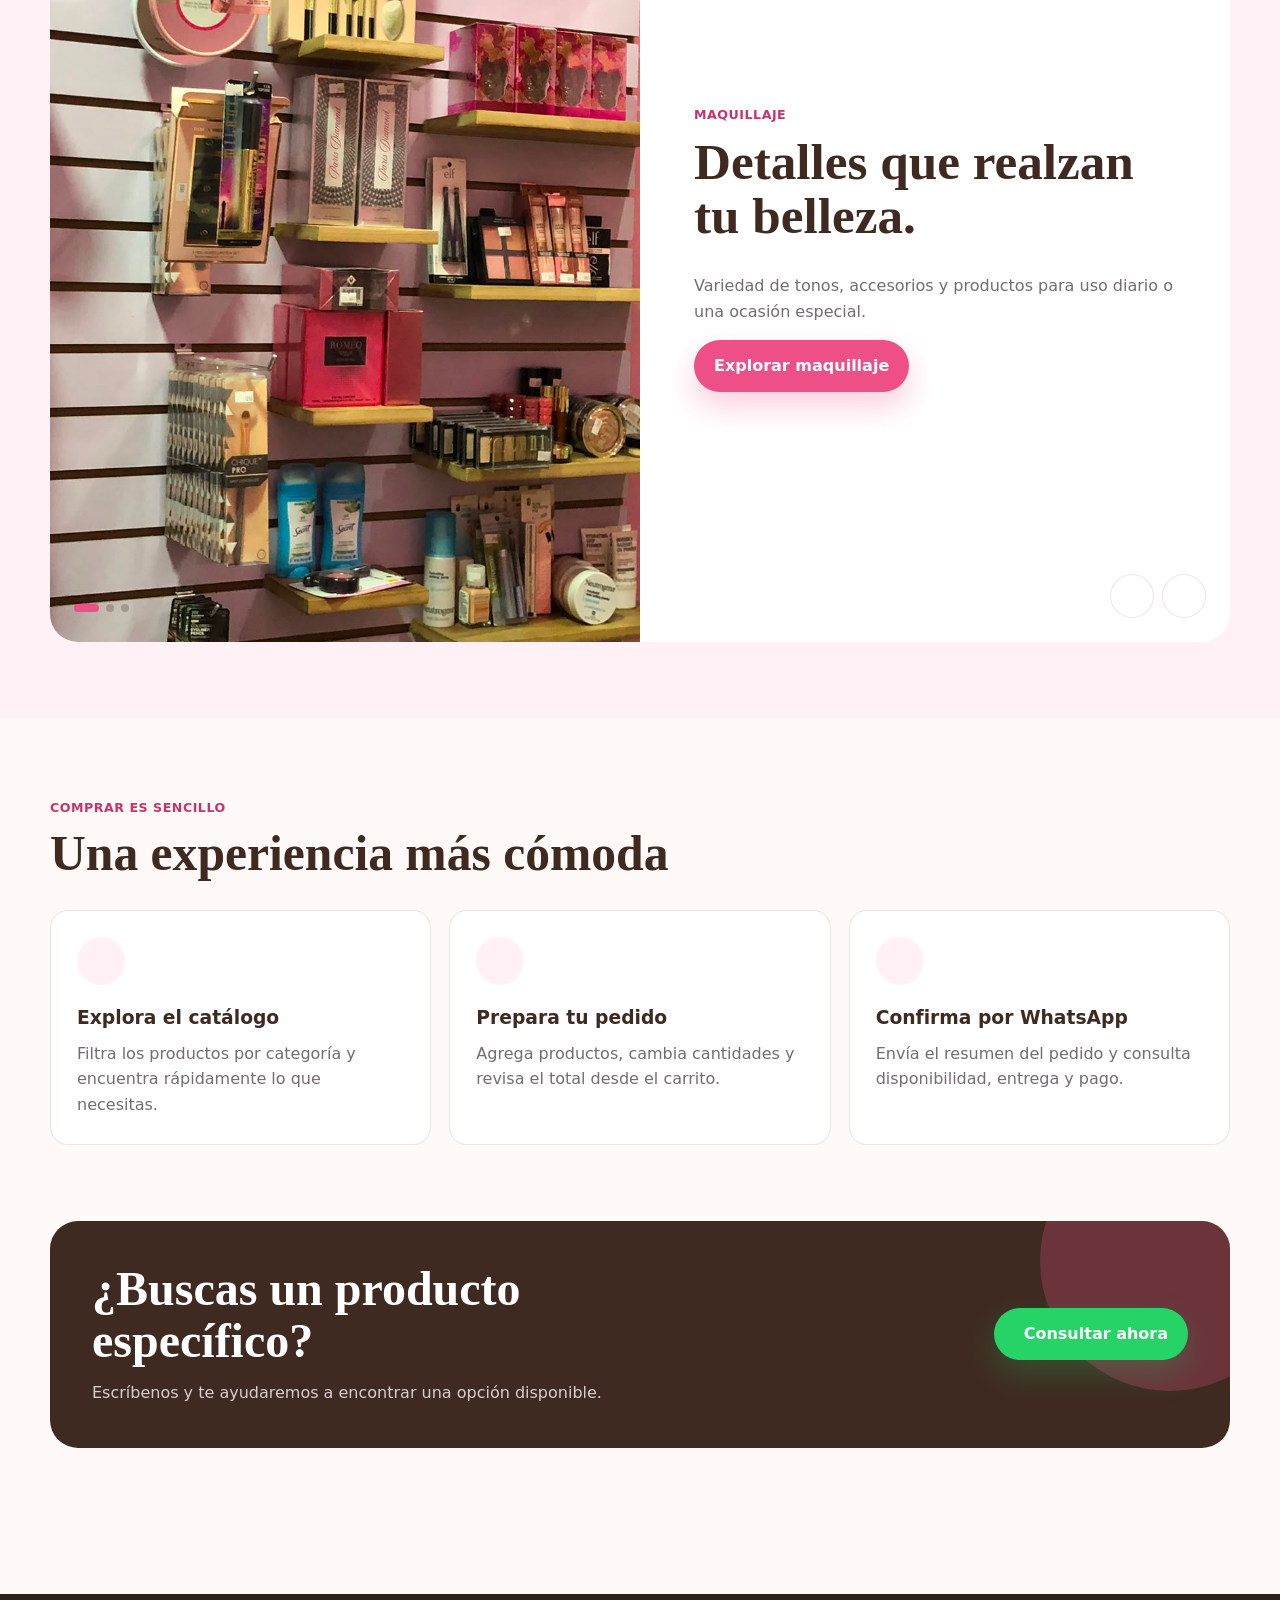
<file: Vales_Beauty_Corregido/Vales_Beauty_Corregido/sitioweb.html>
<!DOCTYPE html><html lang="es"><head><meta charset="UTF-8"><meta name="viewport" content="width=device-width,initial-scale=1"><meta http-equiv="refresh" content="0; url=index.html"><title>Vale's Beauty</title></head><body><p>Abriendo <a href="index.html">Vale's Beauty</a>…</p></body></html>
</file>
<file: Vales_Beauty_Corregido/Vales_Beauty_Corregido/assets/css/styles.css>
:root {
  --pink: #ef4f87;
  --pink-dark: #c93368;
  --pink-soft: #fff1f6;
  --rose: #f9d9e5;
  --cream: #fffaf7;
  --brown: #795340;
  --brown-dark: #3f2a21;
  --text: #352b2f;
  --muted: #756b70;
  --white: #ffffff;
  --green: #25d366;
  --green-dark: #128c4a;
  --border: rgba(121, 83, 64, .14);
  --shadow: 0 18px 50px rgba(96, 48, 68, .12);
  --radius-lg: 28px;
  --radius-md: 18px;
  --radius-sm: 12px;
  --max: 1180px;
}

* { box-sizing: border-box; }
html { scroll-behavior: smooth; }
body {
  margin: 0;
  font-family: Inter, ui-sans-serif, system-ui, -apple-system, BlinkMacSystemFont, "Segoe UI", sans-serif;
  color: var(--text);
  background: var(--cream);
  line-height: 1.6;
}
img { display: block; max-width: 100%; }
a { color: inherit; }
button, input, textarea { font: inherit; }
button { cursor: pointer; }
.container { width: min(var(--max), calc(100% - 36px)); margin-inline: auto; }

.skip-link {
  position: fixed; top: 12px; left: 12px; z-index: 9999;
  padding: 10px 14px; border-radius: 10px; background: var(--brown-dark); color: white;
  transform: translateY(-160%); transition: transform .2s;
}
.skip-link:focus { transform: translateY(0); }

.site-header {
  position: sticky; top: 0; z-index: 1000;
  background: rgba(255, 250, 247, .92);
  backdrop-filter: blur(14px);
  border-bottom: 1px solid var(--border);
}
.navbar { min-height: 82px; display: flex; align-items: center; justify-content: space-between; gap: 24px; }
.brand { display: inline-flex; align-items: center; gap: 12px; text-decoration: none; min-width: max-content; }
.brand img { width: 58px; height: 58px; border-radius: 50%; object-fit: cover; border: 2px solid rgba(239,79,135,.2); }
.brand-text strong { display: block; font-family: Georgia, serif; font-size: 1.18rem; line-height: 1.1; color: var(--brown); }
.brand-text small { color: var(--muted); font-size: .78rem; }
.nav-links { display: flex; align-items: center; gap: 6px; list-style: none; margin: 0; padding: 0; }
.nav-links a {
  display: inline-flex; align-items: center; gap: 8px; padding: 10px 12px;
  color: var(--text); text-decoration: none; border-radius: 999px; font-weight: 700; font-size: .93rem;
}
.nav-links a:hover, .nav-links a[aria-current="page"] { background: var(--pink-soft); color: var(--pink-dark); }
.nav-links i, .btn i, .icon-circle i, .contact-icon i { line-height: 1; }
.cart-link { position: relative; }
.cart-badge {
  display: inline-grid; place-items: center; min-width: 21px; height: 21px; padding-inline: 5px;
  border-radius: 99px; background: var(--pink); color: white; font-size: .72rem; font-weight: 900;
}
.menu-toggle {
  display: none; width: 46px; height: 46px; border: 0; border-radius: 14px;
  background: var(--pink-soft); color: var(--pink-dark); align-items: center; justify-content: center; font-size: 1.35rem;
}

.hero { position: relative; overflow: hidden; padding: 72px 0 52px; }
.hero::before, .hero::after { content: ""; position: absolute; border-radius: 50%; filter: blur(1px); z-index: -1; }
.hero::before { width: 440px; height: 440px; background: var(--rose); top: -180px; right: -120px; opacity: .8; }
.hero::after { width: 320px; height: 320px; background: #f5e9dd; left: -180px; bottom: -160px; }
.hero-grid { display: grid; grid-template-columns: 1.03fr .97fr; align-items: center; gap: 56px; }
.eyebrow { display: inline-flex; align-items: center; gap: 8px; color: var(--pink-dark); font-weight: 800; letter-spacing: .04em; text-transform: uppercase; font-size: .79rem; }
.hero h1, .page-hero h1 { margin: 14px 0 18px; font-family: Georgia, serif; color: var(--brown-dark); line-height: 1.05; }
.hero h1 { font-size: clamp(2.8rem, 6vw, 5.5rem); }
.hero h1 span { color: var(--pink); }
.hero p { margin: 0 0 28px; max-width: 620px; color: var(--muted); font-size: 1.08rem; }
.hero-actions { display: flex; flex-wrap: wrap; gap: 12px; }
.btn {
  display: inline-flex; align-items: center; justify-content: center; gap: 10px;
  border: 0; border-radius: 999px; padding: 13px 20px; text-decoration: none; font-weight: 800;
  transition: transform .2s, box-shadow .2s, background .2s;
}
.btn:hover { transform: translateY(-2px); }
.btn-primary { background: var(--pink); color: white; box-shadow: 0 14px 30px rgba(239,79,135,.28); }
.btn-primary:hover { background: var(--pink-dark); }
.btn-outline { background: white; color: var(--brown-dark); border: 1px solid var(--border); }
.btn-whatsapp { background: var(--green); color: white; box-shadow: 0 14px 30px rgba(37,211,102,.22); }
.btn-whatsapp:hover { background: var(--green-dark); }
.btn-danger { background: #fff0f1; color: #b52635; }

.hero-visual { position: relative; min-height: 510px; }
.hero-main-img {
  width: 82%; height: 470px; margin-left: auto; object-fit: cover; object-position: center;
  border-radius: 42% 42% 22px 22px; box-shadow: var(--shadow); border: 9px solid white;
}
.floating-card {
  position: absolute; left: 0; bottom: 28px; display: flex; align-items: center; gap: 12px;
  width: min(280px, 78%); padding: 16px; border-radius: 18px; background: rgba(255,255,255,.96); box-shadow: var(--shadow);
}
.icon-circle { width: 48px; height: 48px; display: grid; place-items: center; flex: 0 0 auto; border-radius: 50%; background: var(--pink-soft); color: var(--pink-dark); font-size: 1.25rem; }
.floating-card strong { display: block; }
.floating-card small { color: var(--muted); }

.section { padding: 76px 0; }
.section-soft { background: var(--pink-soft); }
.section-heading { display: flex; align-items: end; justify-content: space-between; gap: 24px; margin-bottom: 28px; }
.section-heading h2 { margin: 8px 0 0; font-family: Georgia, serif; color: var(--brown-dark); font-size: clamp(2rem, 4vw, 3.1rem); line-height: 1.1; }
.section-heading p { max-width: 570px; margin: 0; color: var(--muted); }
.text-link { color: var(--pink-dark); font-weight: 800; text-decoration: none; display: inline-flex; align-items: center; gap: 8px; white-space: nowrap; }

.categories-grid { display: grid; grid-template-columns: repeat(5, 1fr); gap: 16px; }
.category-card {
  display: block; background: white; border-radius: var(--radius-md); overflow: hidden; text-decoration: none;
  border: 1px solid var(--border); box-shadow: 0 10px 26px rgba(96,48,68,.07); transition: transform .2s, box-shadow .2s;
}
.category-card:hover { transform: translateY(-5px); box-shadow: var(--shadow); }
.category-card img { width: 100%; aspect-ratio: 1 / .88; object-fit: cover; }
.category-card div { padding: 15px; }
.category-card strong { display: block; color: var(--brown-dark); }
.category-card span { color: var(--muted); font-size: .86rem; }

.slider { position: relative; overflow: hidden; border-radius: var(--radius-lg); }
.slides { display: flex; transition: transform .55s cubic-bezier(.22,.61,.36,1); }
.slide { min-width: 100%; display: grid; grid-template-columns: 1fr 1fr; min-height: 460px; background: white; }
.slide img { width: 100%; height: 100%; min-height: 460px; object-fit: cover; }
.slide-content { display: flex; flex-direction: column; justify-content: center; padding: 54px; }
.slide-content h3 { margin: 10px 0 14px; font-family: Georgia, serif; font-size: clamp(2rem, 4vw, 3.5rem); line-height: 1.05; color: var(--brown-dark); }
.slide-content p { color: var(--muted); }
.slider-controls { position: absolute; right: 24px; bottom: 24px; display: flex; gap: 8px; }
.slider-btn { width: 44px; height: 44px; border-radius: 50%; border: 1px solid var(--border); background: rgba(255,255,255,.92); color: var(--brown-dark); }
.slider-dots { position: absolute; left: 24px; bottom: 30px; display: flex; gap: 7px; }
.slider-dot { width: 8px; height: 8px; padding: 0; border: 0; border-radius: 99px; background: rgba(63,42,33,.25); transition: width .2s, background .2s; }
.slider-dot.active { width: 25px; background: var(--pink); }

.benefits-grid { display: grid; grid-template-columns: repeat(3, 1fr); gap: 18px; }
.info-card { background: white; border: 1px solid var(--border); border-radius: var(--radius-md); padding: 26px; }
.info-card h3 { margin: 18px 0 8px; color: var(--brown-dark); }
.info-card p { margin: 0; color: var(--muted); }

.cta {
  display: grid; grid-template-columns: 1.1fr .9fr; gap: 28px; align-items: center;
  padding: 42px; border-radius: var(--radius-lg); background: var(--brown-dark); color: white; overflow: hidden; position: relative;
}
.cta::after { content: ""; position: absolute; width: 260px; height: 260px; border-radius: 50%; background: rgba(239,79,135,.25); right: -70px; top: -90px; }
.cta h2 { margin: 0 0 12px; font-family: Georgia, serif; font-size: clamp(2rem,4vw,3rem); line-height: 1.1; }
.cta p { margin: 0; color: rgba(255,255,255,.78); }
.cta .hero-actions { justify-content: flex-end; z-index: 1; }

.page-hero { padding: 58px 0 34px; text-align: center; background: linear-gradient(180deg, var(--pink-soft), transparent); }
.page-hero h1 { font-size: clamp(2.5rem, 5vw, 4.3rem); }
.page-hero p { max-width: 720px; margin: 0 auto; color: var(--muted); }

.catalog-toolbar { display: flex; align-items: center; justify-content: space-between; gap: 16px; margin-bottom: 25px; }
.search-box { position: relative; flex: 1; max-width: 470px; }
.search-box i { position: absolute; left: 17px; top: 50%; transform: translateY(-50%); color: var(--muted); }
.search-box input { width: 100%; padding: 13px 16px 13px 46px; border: 1px solid var(--border); border-radius: 999px; background: white; outline: none; }
.search-box input:focus { border-color: var(--pink); box-shadow: 0 0 0 4px rgba(239,79,135,.1); }
.filter-row { display: flex; flex-wrap: wrap; gap: 8px; }
.filter-btn { border: 1px solid var(--border); border-radius: 999px; background: white; padding: 9px 14px; font-weight: 700; color: var(--muted); }
.filter-btn.active { background: var(--pink); border-color: var(--pink); color: white; }
.products-grid { display: grid; grid-template-columns: repeat(4, 1fr); gap: 20px; }
.product-card { background: white; border: 1px solid var(--border); border-radius: var(--radius-md); overflow: hidden; display: flex; flex-direction: column; box-shadow: 0 10px 25px rgba(96,48,68,.06); }
.product-card[hidden] { display: none; }
.product-image { position: relative; overflow: hidden; background: var(--pink-soft); }
.product-image img { width: 100%; height: 260px; object-fit: cover; transition: transform .35s; }
.product-card:hover .product-image img { transform: scale(1.035); }
.product-tag { position: absolute; left: 14px; top: 14px; padding: 6px 10px; border-radius: 999px; background: rgba(255,255,255,.92); color: var(--pink-dark); font-size: .75rem; font-weight: 900; }
.product-body { padding: 19px; display: flex; flex-direction: column; flex: 1; }
.product-body h3 { margin: 0 0 7px; color: var(--brown-dark); }
.product-body p { margin: 0 0 16px; color: var(--muted); font-size: .91rem; flex: 1; }
.product-footer { display: flex; align-items: center; justify-content: space-between; gap: 12px; }
.price { color: var(--pink-dark); font-size: 1.25rem; font-weight: 900; }
.add-cart { width: 45px; height: 45px; display: grid; place-items: center; border: 0; border-radius: 50%; background: var(--pink); color: white; font-size: 1.1rem; }
.add-cart:hover { background: var(--pink-dark); }
.no-results { text-align: center; padding: 50px 16px; color: var(--muted); display: none; }

.about-grid, .contact-grid, .cart-layout { display: grid; grid-template-columns: 1fr 1fr; gap: 26px; align-items: start; }
.about-image { width: 100%; min-height: 560px; object-fit: cover; border-radius: var(--radius-lg); box-shadow: var(--shadow); }
.stack { display: grid; gap: 18px; }
.value-list, .feature-list { list-style: none; padding: 0; margin: 16px 0 0; display: grid; gap: 10px; }
.value-list li, .feature-list li { display: flex; align-items: flex-start; gap: 10px; color: var(--muted); }
.value-list i, .feature-list i { color: var(--pink); margin-top: 4px; }

.offer-grid { display: grid; grid-template-columns: repeat(2, 1fr); gap: 22px; }
.offer-card { display: grid; grid-template-columns: 180px 1fr; gap: 22px; background: white; border: 1px solid var(--border); border-radius: var(--radius-md); padding: 18px; }
.offer-card img { width: 100%; height: 100%; min-height: 230px; object-fit: cover; border-radius: 14px; }
.offer-card h2 { margin: 7px 0 8px; color: var(--brown-dark); font-family: Georgia, serif; }
.offer-card p { color: var(--muted); margin: 0; }

.contact-panel { background: var(--brown-dark); color: white; border-radius: var(--radius-lg); padding: 36px; position: sticky; top: 110px; }
.contact-panel h2 { font-family: Georgia, serif; font-size: 2.3rem; margin: 0 0 12px; }
.contact-panel > p { color: rgba(255,255,255,.72); }
.contact-list { display: grid; gap: 14px; margin: 28px 0; }
.contact-item { display: flex; gap: 13px; align-items: flex-start; }
.contact-icon { width: 42px; height: 42px; display: grid; place-items: center; border-radius: 50%; background: rgba(255,255,255,.1); flex: 0 0 auto; }
.contact-item strong { display: block; }
.contact-item a, .contact-item span { color: rgba(255,255,255,.75); text-decoration: none; }
.contact-form { background: white; border: 1px solid var(--border); border-radius: var(--radius-lg); padding: 32px; }
.contact-form h2 { margin: 0 0 6px; font-family: Georgia, serif; color: var(--brown-dark); font-size: 2.2rem; }
.contact-form > p { color: var(--muted); margin-top: 0; }
.form-group { margin-bottom: 16px; }
.form-group label { display: block; margin-bottom: 6px; font-weight: 800; color: var(--brown-dark); }
.form-control { width: 100%; border: 1px solid var(--border); border-radius: 13px; padding: 13px 14px; outline: none; background: var(--cream); }
.form-control:focus { border-color: var(--pink); box-shadow: 0 0 0 4px rgba(239,79,135,.1); }
textarea.form-control { min-height: 140px; resize: vertical; }

.cart-layout { grid-template-columns: minmax(0, 1.55fr) minmax(280px, .65fr); }
.cart-box, .summary-box { background: white; border: 1px solid var(--border); border-radius: var(--radius-lg); padding: 25px; }
.summary-box { position: sticky; top: 110px; }
.cart-empty { text-align: center; padding: 56px 18px; }
.cart-empty i { font-size: 3rem; color: var(--rose); }
.cart-empty h2 { margin-bottom: 8px; color: var(--brown-dark); }
.cart-empty p { color: var(--muted); }
.cart-item { display: grid; grid-template-columns: 108px 1fr auto; gap: 18px; align-items: center; padding: 18px 0; border-bottom: 1px solid var(--border); }
.cart-item:first-child { padding-top: 0; }
.cart-item img { width: 108px; height: 108px; object-fit: cover; border-radius: 14px; background: var(--pink-soft); }
.cart-item h3 { margin: 0 0 5px; color: var(--brown-dark); }
.cart-item .item-price { color: var(--pink-dark); font-weight: 900; }
.quantity { display: inline-flex; align-items: center; gap: 10px; margin-top: 12px; border: 1px solid var(--border); border-radius: 999px; padding: 5px; }
.qty-btn { width: 30px; height: 30px; border: 0; border-radius: 50%; background: var(--pink-soft); color: var(--pink-dark); display: grid; place-items: center; }
.remove-btn { border: 0; background: transparent; color: #b52635; padding: 10px; font-size: 1.05rem; }
.summary-box h2 { margin: 0 0 20px; font-family: Georgia, serif; color: var(--brown-dark); }
.summary-row { display: flex; justify-content: space-between; gap: 15px; padding: 9px 0; color: var(--muted); }
.summary-row.total { margin-top: 10px; padding-top: 17px; border-top: 1px solid var(--border); color: var(--brown-dark); font-size: 1.25rem; font-weight: 900; }
.summary-actions { display: grid; gap: 10px; margin-top: 20px; }

.toast {
  position: fixed; z-index: 2000; right: 22px; bottom: 22px; max-width: min(390px, calc(100% - 44px));
  display: flex; align-items: center; gap: 12px; padding: 14px 17px; border-radius: 14px;
  background: var(--brown-dark); color: white; box-shadow: var(--shadow); transform: translateY(130%); opacity: 0; transition: .25s;
}
.toast.show { transform: translateY(0); opacity: 1; }

.whatsapp-float {
  position: fixed; right: 22px; bottom: 22px; z-index: 900; width: 58px; height: 58px;
  border-radius: 50%; display: grid; place-items: center; background: var(--green); color: white;
  text-decoration: none; box-shadow: 0 15px 28px rgba(18,140,74,.3); font-size: 1.65rem;
}
.toast.show ~ .whatsapp-float { bottom: 92px; }

.site-footer { margin-top: 70px; background: #2c201b; color: white; }
.footer-grid { display: grid; grid-template-columns: 1.2fr .8fr .8fr; gap: 38px; padding: 52px 0 34px; }
.footer-brand p { color: rgba(255,255,255,.65); max-width: 470px; }
.footer-title { margin: 0 0 15px; font-size: .95rem; text-transform: uppercase; letter-spacing: .08em; color: var(--rose); }
.footer-links { list-style: none; padding: 0; margin: 0; display: grid; gap: 9px; }
.footer-links a { color: rgba(255,255,255,.72); text-decoration: none; }
.footer-links a:hover { color: white; }
.social-links { display: flex; gap: 10px; }
.social-links a { width: 42px; height: 42px; display: grid; place-items: center; border-radius: 50%; background: rgba(255,255,255,.09); color: white; text-decoration: none; }
.footer-bottom { border-top: 1px solid rgba(255,255,255,.1); padding: 18px 0; display: flex; justify-content: space-between; gap: 18px; color: rgba(255,255,255,.56); font-size: .84rem; }
.footer-bottom a { color: rgba(255,255,255,.7); }

@media (max-width: 1050px) {
  .nav-links { position: fixed; inset: 83px 18px auto; flex-direction: column; align-items: stretch; padding: 16px; border-radius: 20px; background: white; box-shadow: var(--shadow); border: 1px solid var(--border); transform: translateY(-20px); opacity: 0; pointer-events: none; transition: .2s; }
  .nav-links.open { transform: translateY(0); opacity: 1; pointer-events: auto; }
  .nav-links a { justify-content: flex-start; }
  .menu-toggle { display: inline-flex; }
  .hero-grid { grid-template-columns: 1fr 1fr; gap: 28px; }
  .categories-grid { grid-template-columns: repeat(3, 1fr); }
  .products-grid { grid-template-columns: repeat(3, 1fr); }
  .offer-grid { grid-template-columns: 1fr; }
}

@media (max-width: 760px) {
  .container { width: min(100% - 26px, var(--max)); }
  .brand-text small { display: none; }
  .hero { padding-top: 44px; }
  .hero-grid, .slide, .cta, .about-grid, .contact-grid, .cart-layout { grid-template-columns: 1fr; }
  .hero-visual { min-height: 430px; }
  .hero-main-img { width: 92%; height: 395px; }
  .floating-card { bottom: 8px; }
  .section { padding: 58px 0; }
  .section-heading { align-items: flex-start; flex-direction: column; }
  .categories-grid { grid-template-columns: repeat(2, 1fr); }
  .slide img { min-height: 300px; height: 300px; }
  .slide-content { padding: 34px 26px 74px; }
  .benefits-grid { grid-template-columns: 1fr; }
  .cta { padding: 30px; }
  .cta .hero-actions { justify-content: flex-start; }
  .catalog-toolbar { align-items: stretch; flex-direction: column; }
  .search-box { max-width: none; }
  .products-grid { grid-template-columns: repeat(2, 1fr); gap: 14px; }
  .product-image img { height: 220px; }
  .offer-card { grid-template-columns: 1fr; }
  .offer-card img { min-height: 270px; }
  .about-image { min-height: 380px; }
  .contact-panel, .summary-box { position: static; }
  .footer-grid { grid-template-columns: 1fr 1fr; }
  .footer-brand { grid-column: 1 / -1; }
}

@media (max-width: 480px) {
  .brand img { width: 50px; height: 50px; }
  .navbar { min-height: 72px; }
  .nav-links { top: 73px; }
  .hero h1 { font-size: 2.75rem; }
  .hero-visual { min-height: 375px; }
  .hero-main-img { height: 345px; }
  .categories-grid { gap: 11px; }
  .category-card div { padding: 12px; }
  .products-grid { grid-template-columns: 1fr; }
  .product-image img { height: 320px; }
  .cart-item { grid-template-columns: 82px 1fr; }
  .cart-item img { width: 82px; height: 82px; }
  .remove-btn { grid-column: 2; justify-self: start; padding-left: 0; }
  .footer-grid { grid-template-columns: 1fr; }
  .footer-brand { grid-column: auto; }
  .footer-bottom { flex-direction: column; }
  .whatsapp-float { right: 16px; bottom: 16px; }
}
</file>
